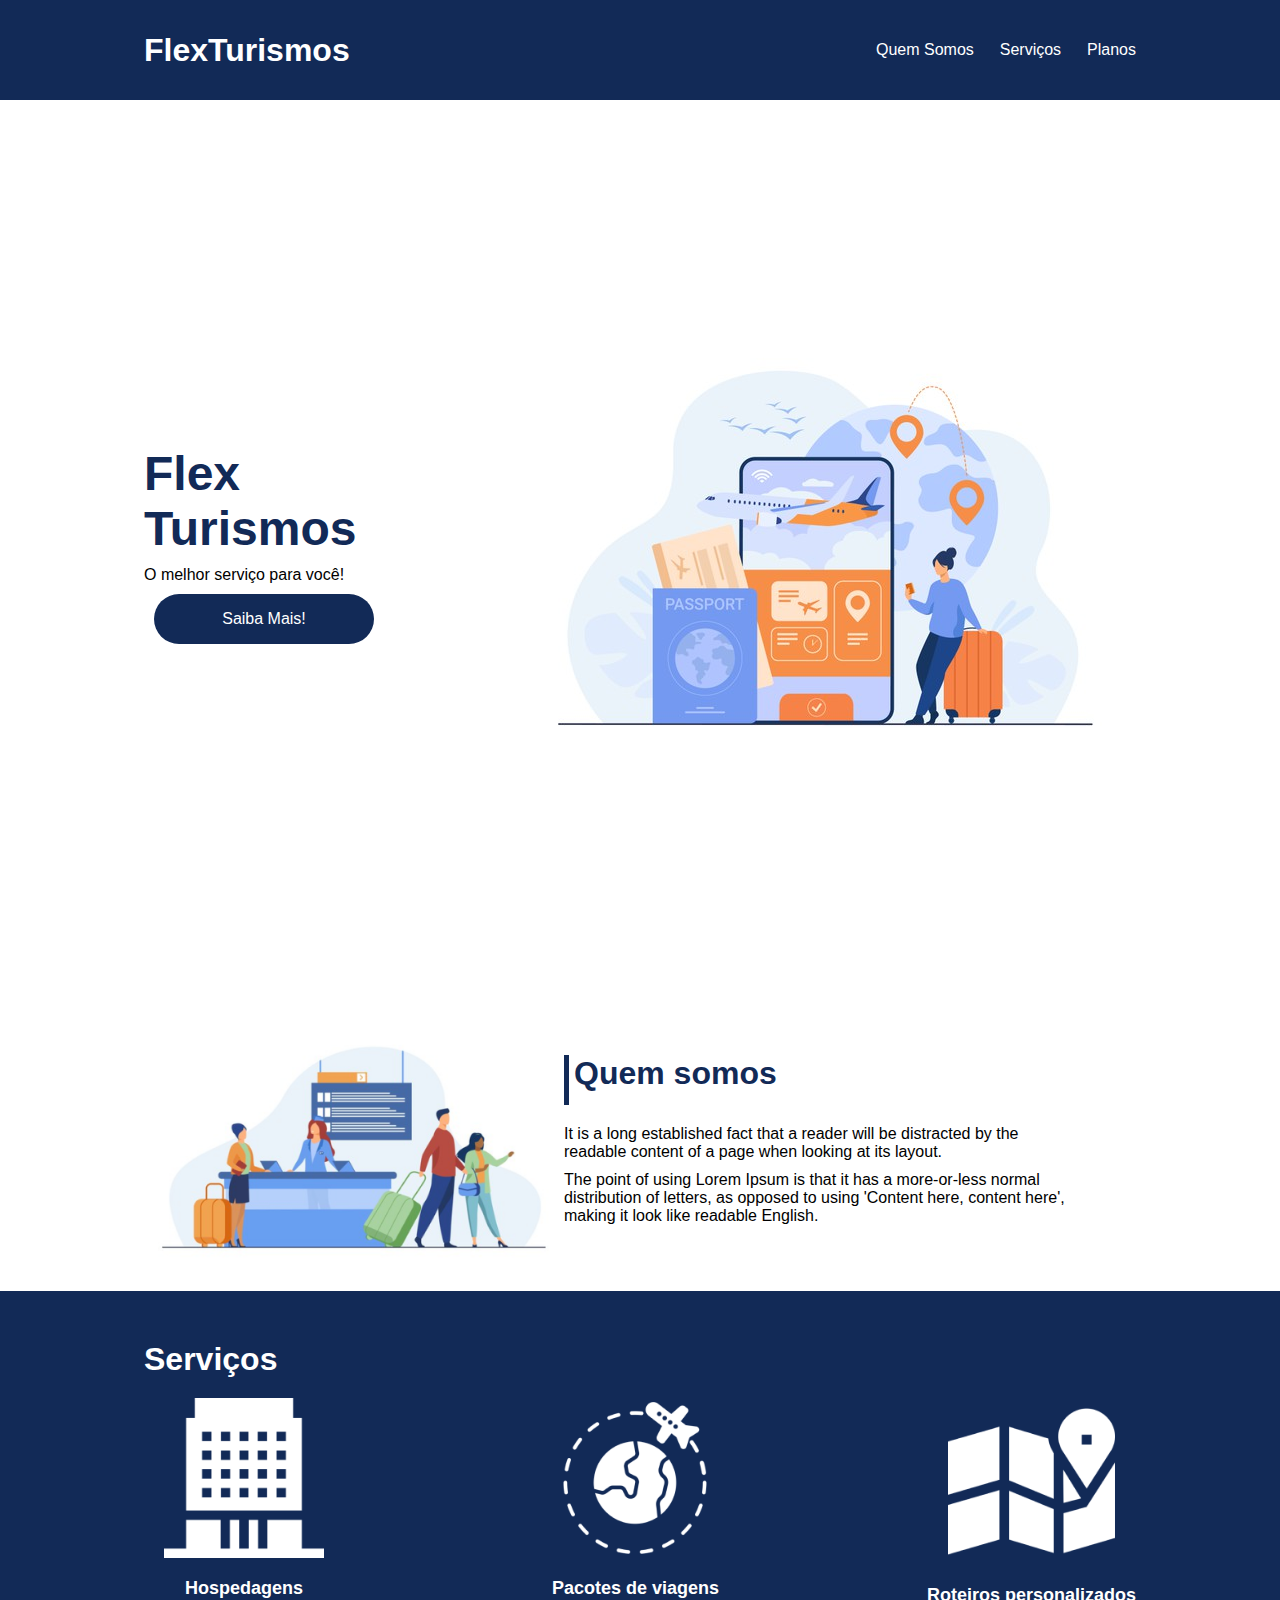
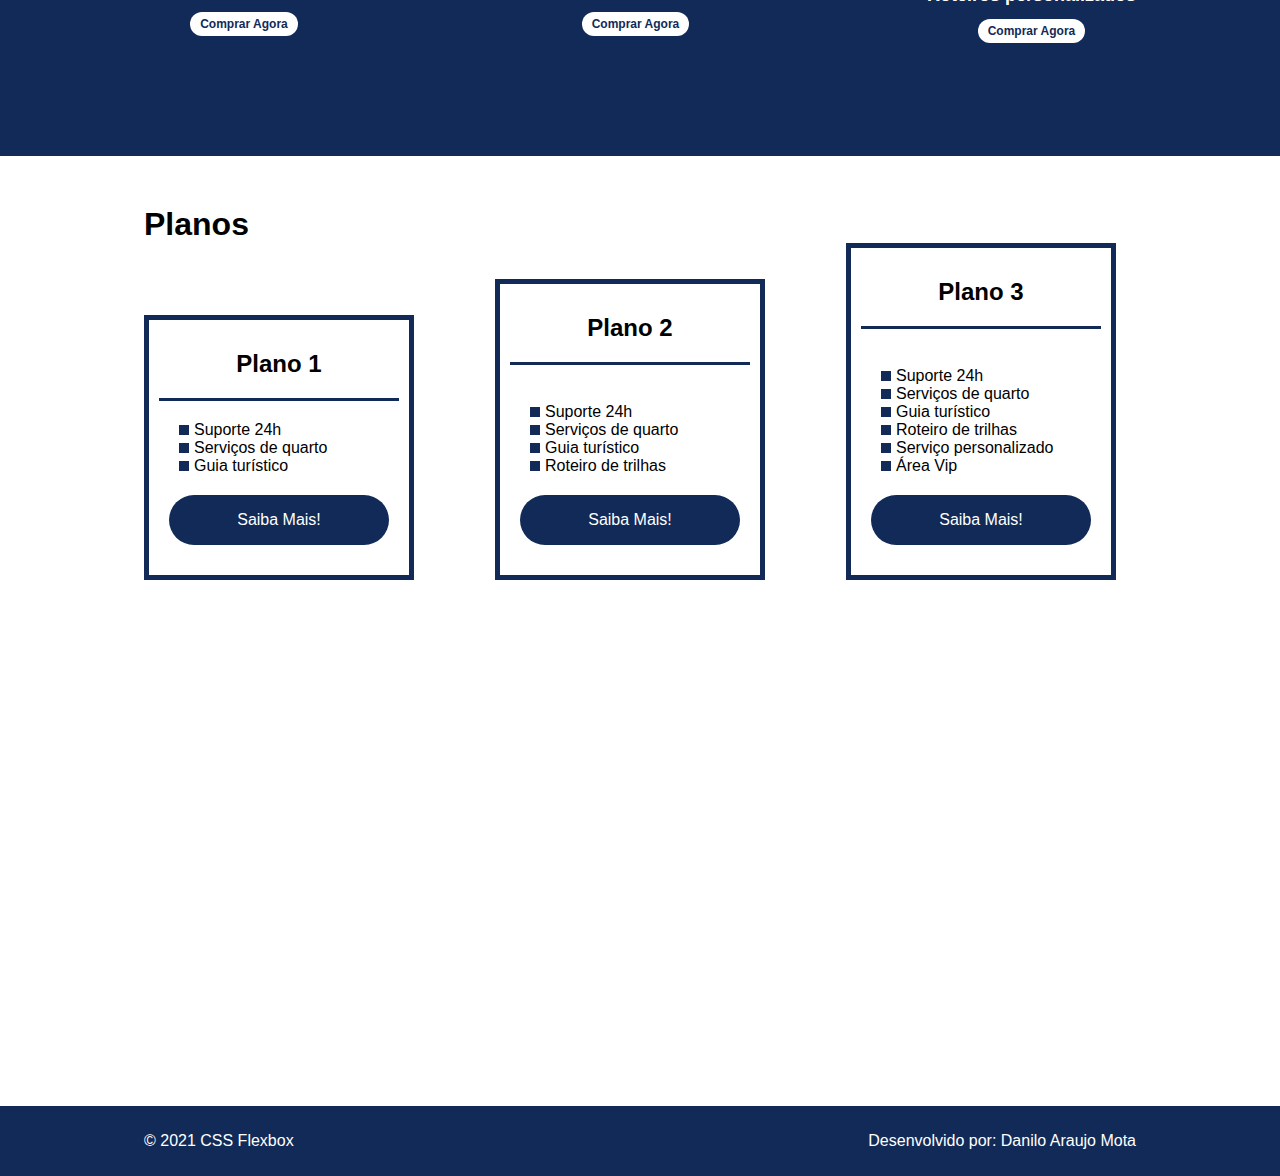
<file: Projeto flex-turismos/index.html>
<!DOCTYPE html>
<html lang="pt-br">
<head>
    <meta charset="UTF-8">
    <meta name="viewport" content="width=device-width, initial-scale=1.0">
    <title>Flex Turismos</title>
    <link rel="stylesheet" href="./style.css">
</head>
<body>
    <header>
        <div class="flex-container menu">
            <div><h1>FlexTurismos</h1></div>
            <ul class="list-itens">
                <li><a href="#quem-somos">Quem Somos</a></li>
                <li><a href="#servicos">Serviços</a></li>
                <li><a href="#planos">Planos</a></li>
            </ul>
        </div>
    </header>

    <div class="flex-container apresentacao">
        <div class="texto-apresentacao">
            <h1>Flex <br>Turismos</h1>
            <p>O melhor serviço para você!</p>
            <a href=""class="btn">Saiba Mais!</a>
        </div>

        <div>
            <div><img src="./images/0-main.png" alt="banner de apresentação"></div>
        </div>
    </div>

    <div class="flex-container" id="quem-somos">
        <div>
            <h2>Quem somos</h2>
            <p>It is a long established fact that a reader will be distracted by the readable content of a page when looking at its layout.</p>
            <p>The point of using Lorem Ipsum is that it has a more-or-less normal distribution of letters, as opposed to using 'Content here, content here', making it look like readable English.</p>
        </div>

        <div>
            <img src="./images/1-quem-somos.png" alt="balcão de atendimento">
        </div>

    </div>

    <div class="container-externo">
        <div class="flex-container" id="servicos">
            <div>
                <h2>Serviços</h2>
            </div>

            <div class="list-servicos">
                <div class="item-servicos">
                    <div><img src="./images/icon-2.png" alt="hospedagens"></div>
                    <p>Hospedagens</p>
                    <a href="#">Comprar Agora</a>
                </div>

                <div class="item-servicos">
                    <div><img src="./images/icon-1.png" alt="pacote de viagens"></div>
                    <p>Pacotes de viagens</p>
                    <a href="#">Comprar Agora</a>
                </div>

                <div class="item-servicos">
                    <div><img src="./images/icon-3.png" alt="roteiros personalizados"></div>
                    <p>Roteiros personalizados</p>
                    <a href="#">Comprar Agora</a>
                </div>

            </div>
        </div>
    </div>

    <div class="flex-container" id="planos">
        <div>
            <h2>Planos</h2>
        </div>
        <div class="list-planos">
            <div class="item-plano">
                <h3>Plano 1</h3>
                <ul>
                    <li>Suporte 24h</li>
                    <li>Serviços de quarto</li>
                    <li>Guia turístico</li>
                </ul>
                <a href="#" class="btn">Saiba Mais!</a>
            </div>
    
            <div class="item-plano">
                <h3>Plano 2</h3>
                <br>
                <ul>
                    <li>Suporte 24h</li>
                    <li>Serviços de quarto</li>
                    <li>Guia turístico</li>
                    <li>Roteiro de trilhas</li>
                </ul>
                <a href="#" class="btn">Saiba Mais!</a>
            </div>
    
            <div class="item-plano">
                <h3>Plano 3</h3>
                <br>
                <ul>
                    <li>Suporte 24h</li>
                    <li>Serviços de quarto</li>
                    <li>Guia turístico</li>
                    <li>Roteiro de trilhas</li>
                    <li>Serviço personalizado</li>
                    <li>Área Vip</li>
                </ul>
                <a href="# " class="btn">Saiba Mais!</a>
            </div>
        </div>
    </div>

    <footer>
        <div class="flex-container footer">
            <p>&copy; 2021 CSS Flexbox</p>
            <p>Desenvolvido por: Danilo Araujo Mota</p>
        </div>
    </footer>
</body>
</html>
</file>
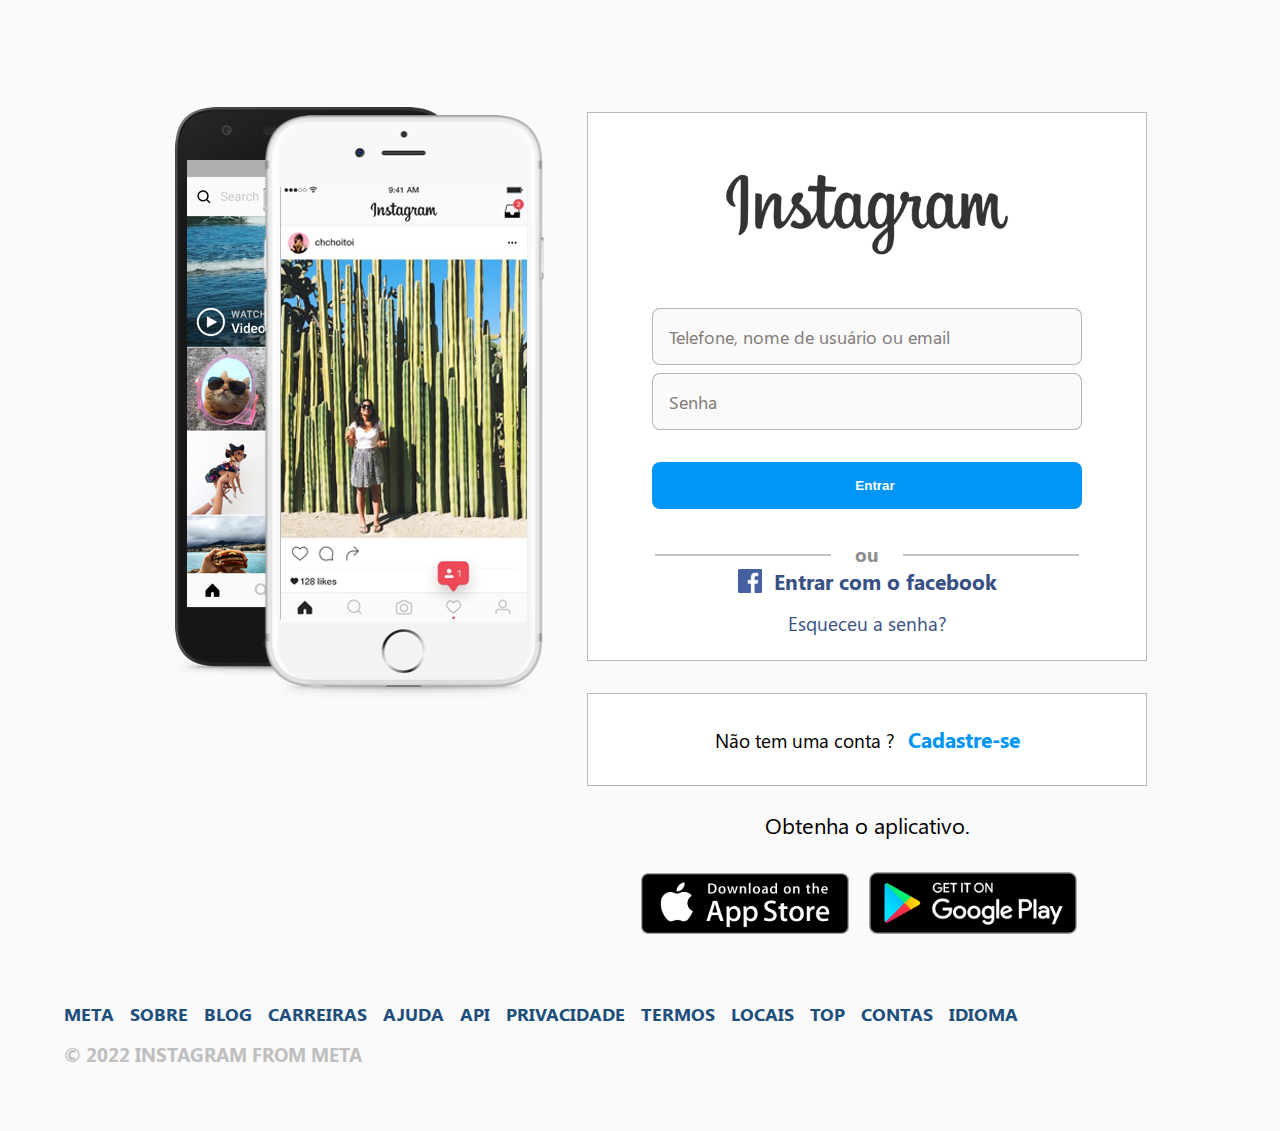
<file: projeto instagram/index.html>
<!DOCTYPE html>
<html lang="en">
<head>
    <meta charset="UTF-8">
    <meta http-equiv="X-UA-Compatible" content="IE=edge">
    <meta name="viewport" content="width=device-width, initial-scale=1.0">
    <title>instagram</title>
    <link rel="stylesheet" href="css/styles.css">
    <link rel="stylesheet" href="css/media-queries.css">
    <link rel="stylesheet" href="assets/images/favcon.ico">
</head>
<body>
    <main>
        <div class="log-in-container">
            <div class="log-in">
                <!--logo-->
                <img src="assets/images/instagram-logo.png" class="logo" alt="Logo instagram">
                <div class="log-in-form">
                    <input type="text" placeholder="Telefone, nome de usuário ou email">
                    <input type="password" placeholder="Senha">
                    <button class="log-in-button">Entrar</button>
                </div>
                <!--divisão "Ou"-->
                <span class="or-divider">ou</span>
                <!--login com o facebook-->
                <div class="fb-login">
                    <a href="#">
                        <img src="assets/images/facebook-icon.png" alt="">
                        <span>Entrar com o facebook</span>
                    </a>
                </div>
                <!--Esqueceu a senha?-->
                <a href="#" class="forgot-password">Esqueceu a senha?</a> 
            </div>
            <!--cadastre-se-->
            <div class="sign-up">
                <span>Não tem uma conta ? </span><a href="#">Cadastre-se</a>
            </div>
            <!--obtenha o aplicativo-->
            <div class="get-the-app">
                <span>Obtenha o aplicativo.</span>
                <div class="app-images">
                    <a href="#"><img src="assets/images/applestore.png" alt="Apple-store"></a>
                    <a href="#"><img src="assets/images/googlestore.png" alt="Google-store"></a>
                </div>
            </div>
        </div>
        <!--imagem celular-->
        <div class="phones-container">
            <img src="assets/images/phones.png" alt="">
        </div>
    </main>
    <!--rodapé-->
    <footer >
        <ul class="footer-links">
            <li><a href="#">META</a></li>
            <li><a href="#">SOBRE</a></li>
            <li><a href="#">BLOG</a></li>
            <li><a href="#">CARREIRAS</a></li>
            <li><a href="#">AJUDA</a></li>
            <li><a href="#">API</a></li>
            <li><a href="#">PRIVACIDADE</a></li>
            <li><a href="#">TERMOS</a></li>
            <li><a href="#">LOCAIS</a></li>
            <li><a href="#">TOP</a></li>
            <li><a href="#">CONTAS</a></li>
            <li><a href="#">IDIOMA</a></li>
           
        </ul>
        <span class="copyright">&copy; 2022 INSTAGRAM FROM META</span>
    </footer>
</body>
</html>
</file>
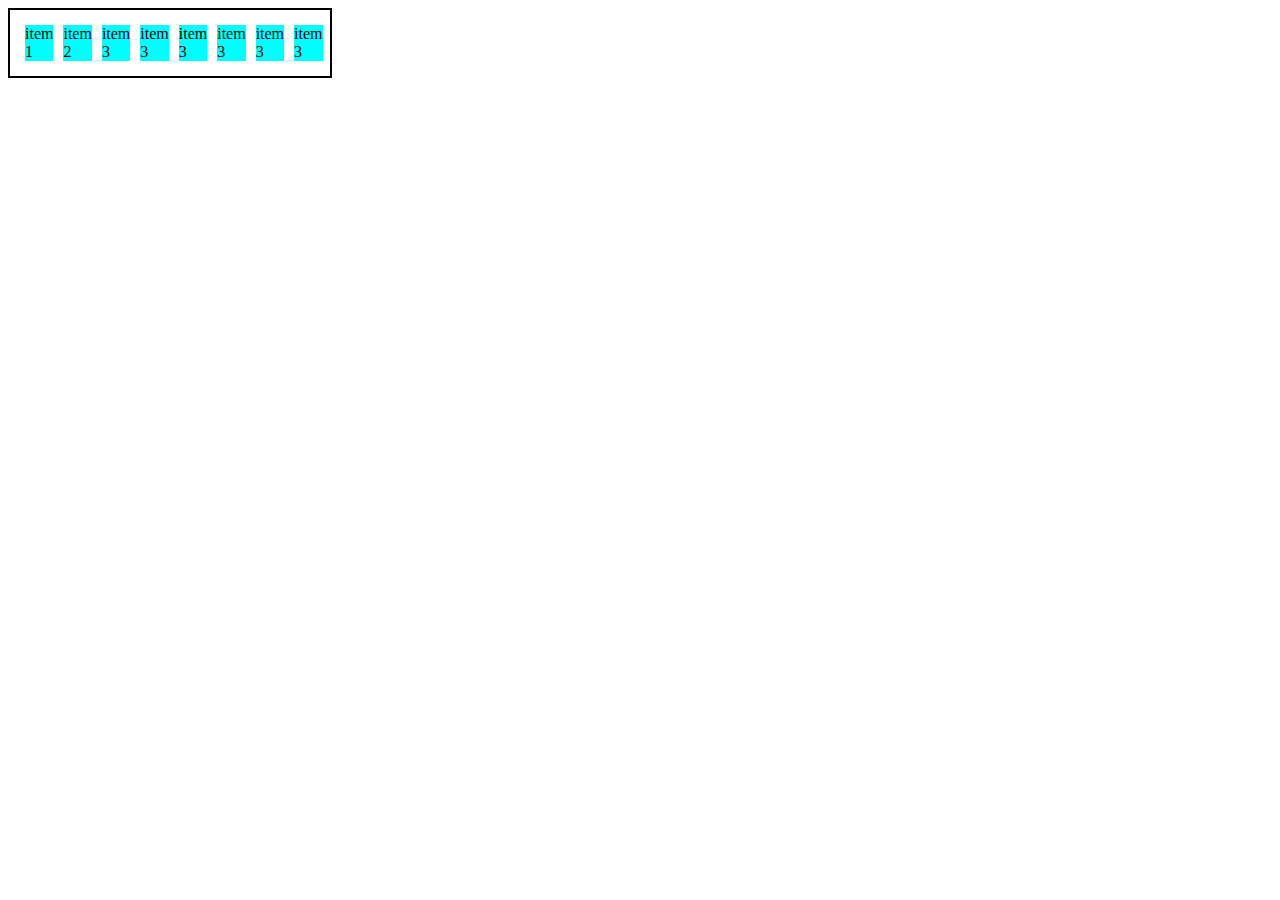
<file: Flexbox/01-Display-flex.html>
<!DOCTYPE html>
<html lang="en">
<head>
    <meta charset="UTF-8">
    <meta http-equiv="X-UA-Compatible" content="IE=edge">
    <meta name="viewport" content="width=device-width, initial-scale=1.0">
    <title>Fundamentos  - sisplay flex</title>
    <style>
        .flex{
            max-width: 300px;
            padding: 10px;
            border: 2px solid black;
            display: flex;
        }
        .item{
            background-color: aqua;
            margin: 5px;
        }
    </style>
</head>
<body>
    <div class="flex">
        <div class="item">item 1</div>
        <div class="item">item 2</div>
        <div class="item">item 3</div>
        <div class="item">item 3</div>
        <div class="item">item 3</div>
        <div class="item">item 3</div>
        <div class="item">item 3</div>
        <div class="item">item 3</div>
        
    </div>
    
</body>
</html>
</file>
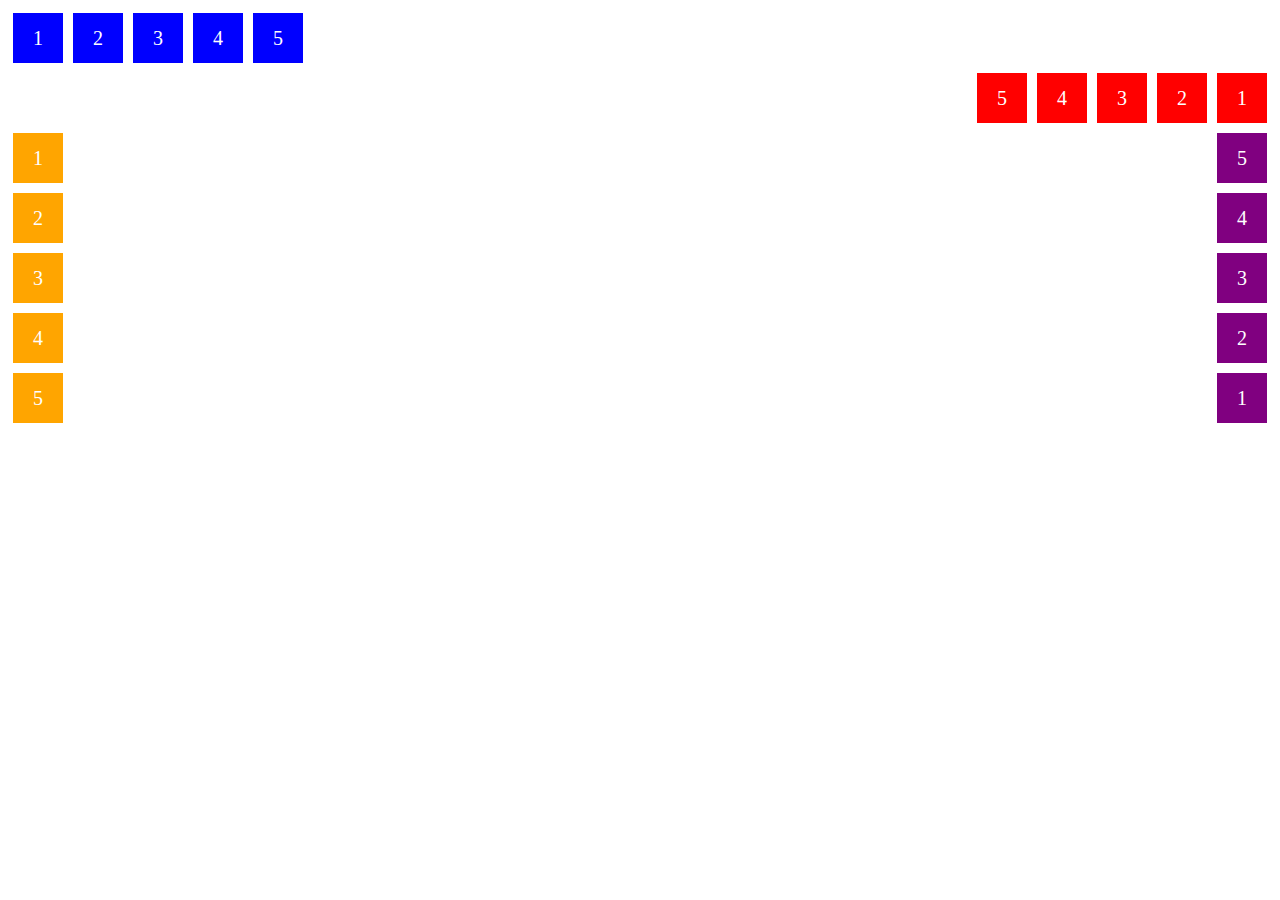
<file: Flexbox/02-flex-direction.html>
<!DOCTYPE html>
<html lang="en">
<head>
    <meta charset="UTF-8">
    <meta http-equiv="X-UA-Compatible" content="IE=edge">
    <meta name="viewport" content="width=device-width, initial-scale=1.0">
    <title>fundamentos - flex direction</title>
    <style>
        .flex-container{
            margin: 0;
            padding: 0;
            display: flex;
            list-style: none;
        }
        .flex-item{
            background: blue;
            height: 50px;
            width: 50px;
            line-height: 50px;
            font-size: 20px;
            color: white;
            text-align: center;
            margin: 5px;
        }
        .row{
            flex-direction: row;

        }
        .row-reverse{
            flex-direction: row-reverse;
        }
        .row-reverse li{
            background-color: red;
        }
        .colum{
            float: left;
            flex-direction: column;

        }
        .colum li{
            background: orange;
        }
        .colum-reverse{
            float: right;
            flex-direction: column-reverse;
        }
        .colum-reverse li{
            background: purple;
            
        }
    </style>
</head>
<body>
    <ul class="flex-container">
        <li class="flex-item">1</li>
        <li class="flex-item">2</li>
        <li class="flex-item">3</li>
        <li class="flex-item">4</li>
        <li class="flex-item">5</li>
    </ul>
    <ul class="flex-container row-reverse">
        <li class="flex-item">1</li>
        <li class="flex-item">2</li>
        <li class="flex-item">3</li>
        <li class="flex-item">4</li>
        <li class="flex-item">5</li>
    </ul>
    <ul class="flex-container colum">
        <li class="flex-item">1</li>
        <li class="flex-item">2</li>
        <li class="flex-item">3</li>
        <li class="flex-item">4</li>
        <li class="flex-item">5</li>
    </ul>
    <ul class="flex-container colum-reverse">
        <li class="flex-item">1</li>
        <li class="flex-item">2</li>
        <li class="flex-item">3</li>
        <li class="flex-item">4</li>
        <li class="flex-item">5</li>
    </ul>
</body>
</html>
</file>
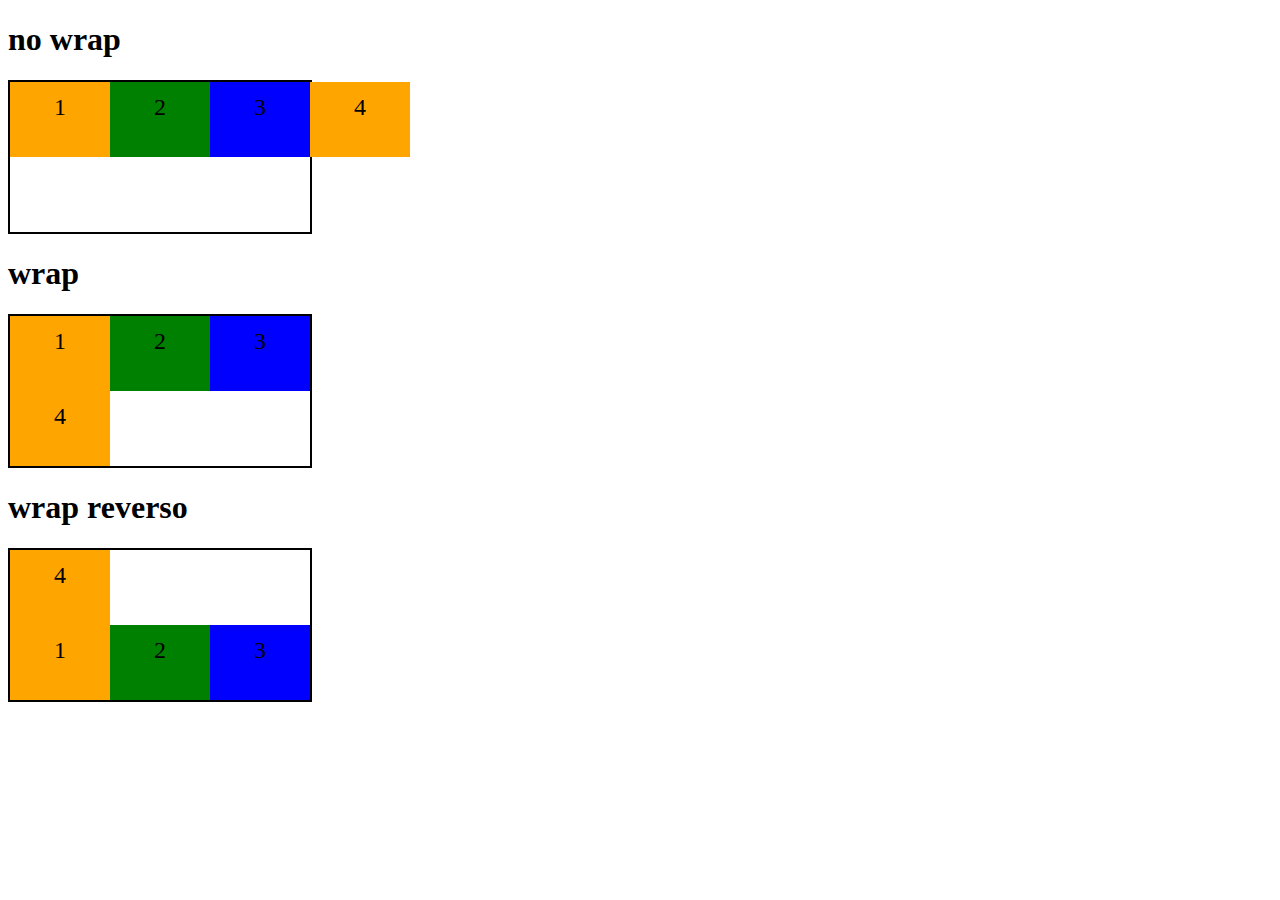
<file: Flexbox/03-flex-wrap.html>
<!DOCTYPE html>
<html lang="en">
<head>
    <meta charset="UTF-8">
    <meta http-equiv="X-UA-Compatible" content="IE=edge">
    <meta name="viewport" content="width=device-width, initial-scale=1.0">
    <title>Fundamentos - flex wrap</title>
    <style>
        .flex-container{
            display: flex;
            height: 150px;
            border: 2px solid black;
            max-width: 300px;
        }
        .item{
            font-size: 24px;
            height: 50%;
            text-align: center;
            min-width: 100px;
            line-height: 50px;
        }
        .nowrap{
            flex-wrap: nowrap;
        }
        .wrap{
            flex-wrap: wrap;
        }
        .wrap-reverse{
            flex-wrap: wrap-reverse;
        }
        .blue{
            background-color: blue;
        }
        .green{
            background-color: green
        }
        .orange{
            background-color: orange;
        }

    </style>
</head>
<body>
    <h1>no wrap</h1>
    <div class="flex-container nowrap">
        <div class="item orange">1</div>
        <div class="item green">2</div>
        <div class="item blue">3</div>
        <div class="item orange">4</div>
    </div>
    <h1>wrap</h1>
    <div class="flex-container wrap">
        <div class="item orange">1</div>
        <div class="item green">2</div>
        <div class="item blue">3</div>
        <div class="item orange">4</div>
    </div>
    <h1>wrap reverso</h1>
    <div class="flex-container wrap-reverse">
        <div class="item orange">1</div>
        <div class="item green">2</div>
        <div class="item blue">3</div>
        <div class="item orange">4</div>
    </div>
</body>
</html>
</file>
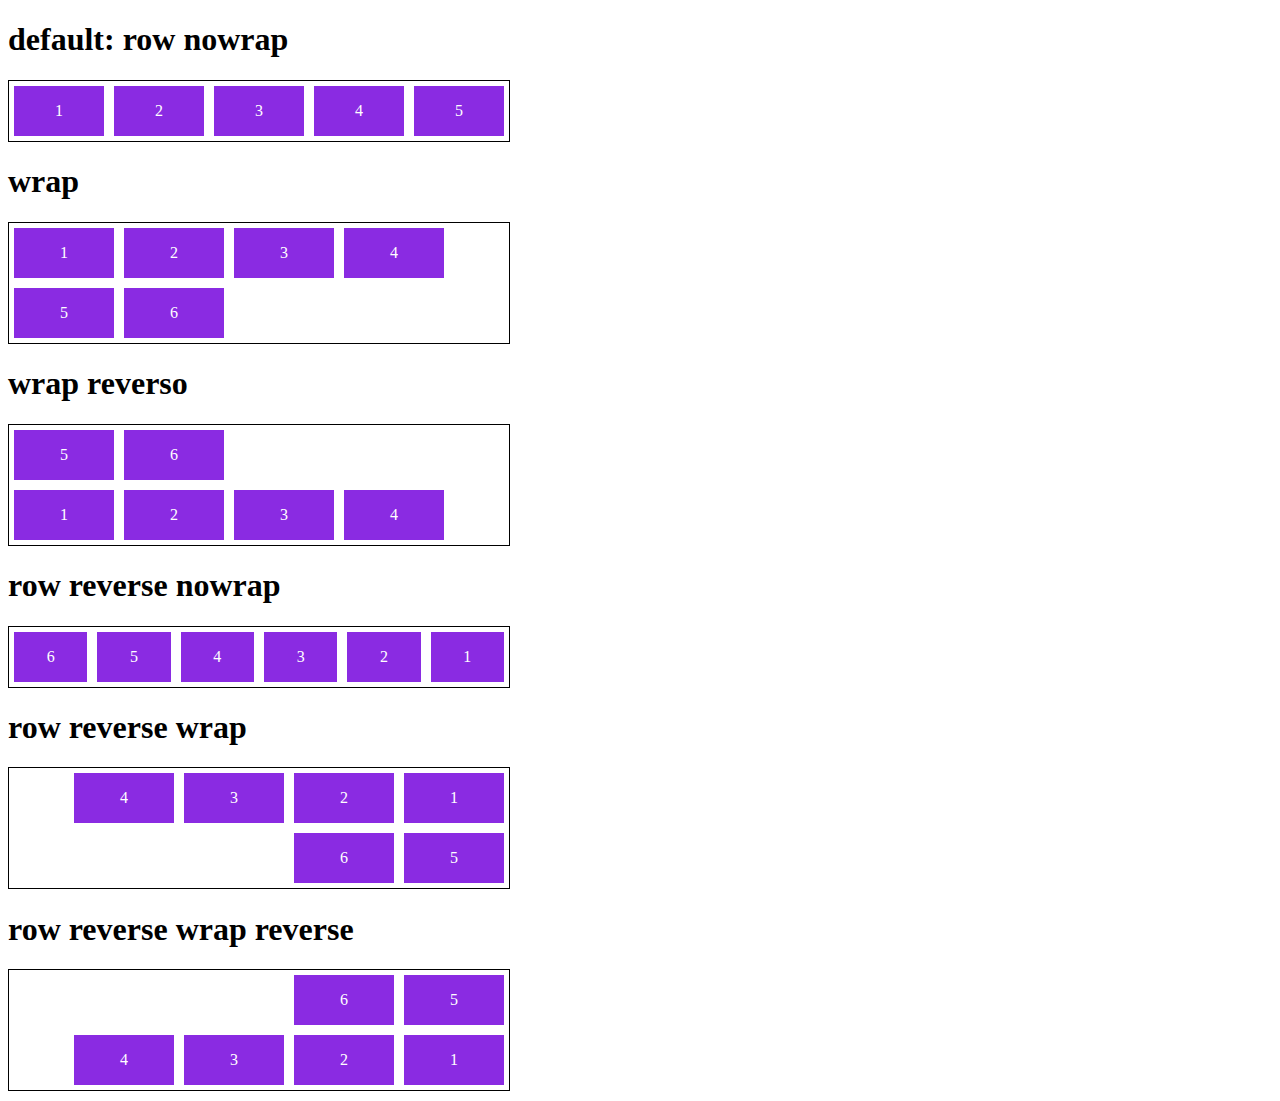
<file: Flexbox/04-flex-flow.html>
<!DOCTYPE html>
<html lang="en">
<head>
    <meta charset="UTF-8">
    <meta http-equiv="X-UA-Compatible" content="IE=edge">
    <meta name="viewport" content="width=device-width, initial-scale=1.0">
    <title>Flex-flow</title>
    <style>
        .flex-container{
            display: flex;
            color: black;
            border: 1px solid black;
            max-width: 500px;
            margin-bottom: 10px;
        }
        .default{
            flex-flow: row nowrap;
        }
        .wrap{
            flex-flow: row wrap;
        }
        .reverse{
            flex-flow: row wrap-reverse;
        }
        .r-nowrap{
            flex-flow: row-reverse nowrap;

        }
        .r-wrap{
            flex-flow: row-reverse wrap;
        }
        .rr-wrap{
            flex-flow: row-reverse wrap-reverse;
        }
        .item{
            background-color: blueviolet;
            margin: 5px;
            color: white;
            text-align: center;
            width:100px;
            height: 50px;
            line-height: 50px;
        }
    </style>
</head>
<body>
    <h1>default: row nowrap</h1>
    <div class="flex-container default">
        <div class="item">1</div>
        <div class="item">2</div>
        <div class="item">3</div>
        <div class="item">4</div>
        <div class="item">5</div>
    </div>
    <h1>wrap</h1>
    <div class="flex-container wrap">
        <div class="item">1</div>
        <div class="item">2</div>
        <div class="item">3</div>
        <div class="item">4</div>
        <div class="item">5</div>
        <div class="item">6</div>
    </div>

    <h1>wrap reverso</h1>
    <div class="flex-container reverse">
        <div class="item">1</div>
        <div class="item">2</div>
        <div class="item">3</div>
        <div class="item">4</div>
        <div class="item">5</div>
        <div class="item">6</div>
    </div>
    <h1>row reverse nowrap</h1>
    <div class="flex-container r-nowrap">
        <div class="item">1</div>
        <div class="item">2</div>
        <div class="item">3</div>
        <div class="item">4</div>
        <div class="item">5</div>
        <div class="item">6</div>
    </div>
    <h1>row reverse wrap</h1>
    <div class="flex-container r-wrap">
        <div class="item">1</div>
        <div class="item">2</div>
        <div class="item">3</div>
        <div class="item">4</div>
        <div class="item">5</div>
        <div class="item">6</div>
    </div>
    
    <h1>row reverse wrap reverse</h1>
    <div class="flex-container rr-wrap">
        <div class="item">1</div>
        <div class="item">2</div>
        <div class="item">3</div>
        <div class="item">4</div>
        <div class="item">5</div>
        <div class="item">6</div>
    </div>
    
</body>
</html>
</file>
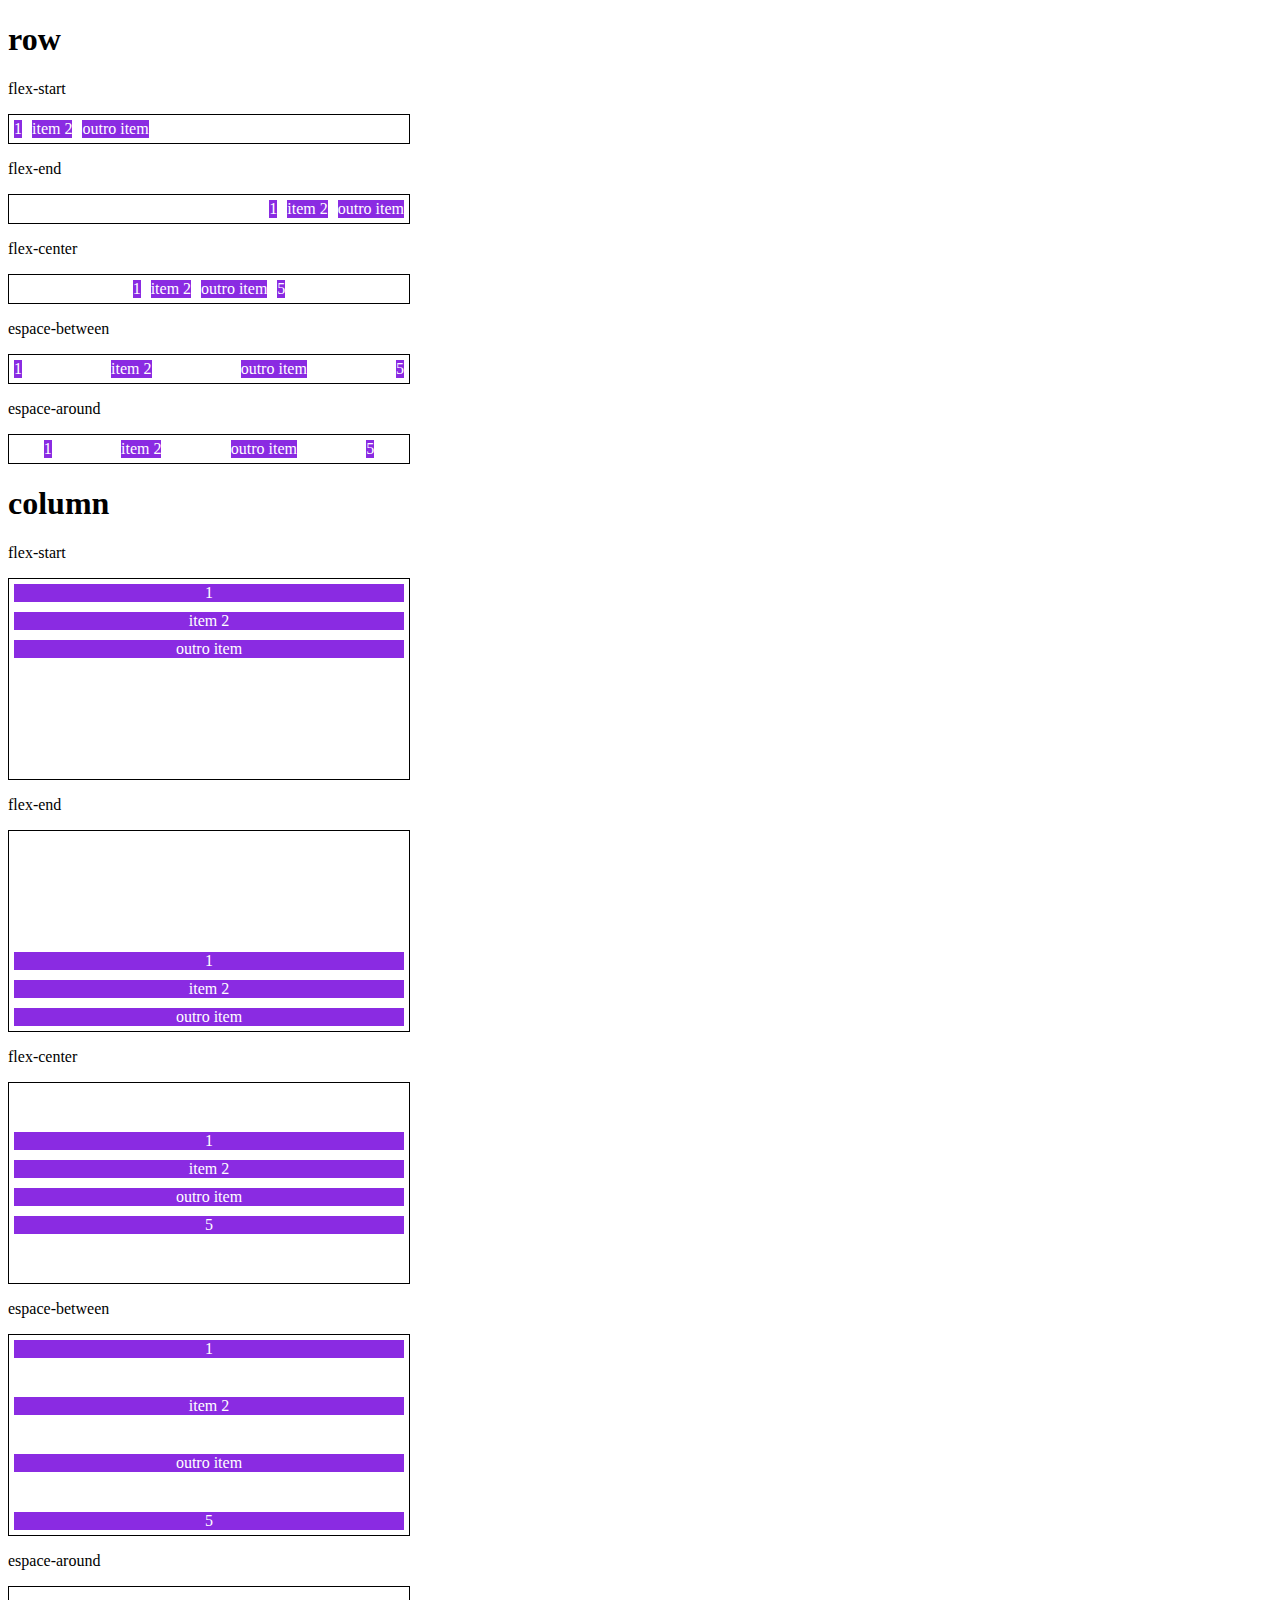
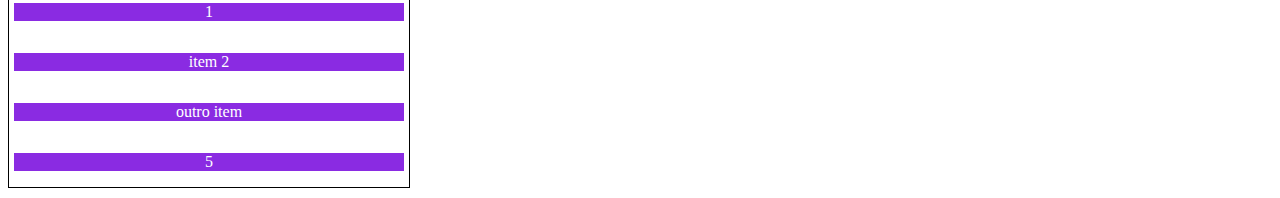
<file: Flexbox/05-justify content.html>
<!DOCTYPE html>
<html lang="en">
<head>
    <meta charset="UTF-8">
    <meta http-equiv="X-UA-Compatible" content="IE=edge">
    <meta name="viewport" content="width=device-width, initial-scale=1.0">
    <title>Justify-content</title>
    <style>
        .container{
            max-width: 400px;
            border: 1px solid black;
            margin: 0;
            display: flex;
            margin-bottom: 10px;
        }

        .item{
            background-color: blueviolet;
            margin: 5px;
            text-align: center;
            color: white;
        }

        .flex-start{
            justify-content: flex-start;
        }

        .flex-end{
            justify-content: end;
        }

        .flex-center{
            justify-content: center;
        }

        .espace-between{
            justify-content: space-between;
        }

        .espace-around{
            justify-content: space-around;
        }

        .column{
            flex-direction: column;
            min-height: 200px;
        }
    </style>
</head>
<body>
    <h1>row</h1>
    <p>flex-start</p>
    <section class="container flex-start">
        <div class="item">1</div>
        <div class="item">item 2</div>
        <div class="item">outro item</div>
    </section>
    
    <p>flex-end</p>
    <section class="container flex-end">
        <div class="item">1</div>
        <div class="item">item 2</div>
        <div class="item">outro item</div>
    </section>

    <p>flex-center</p>
    <section class="container flex-center">
        <div class="item">1</div>
        <div class="item">item 2</div>
        <div class="item">outro item</div>
        <div class="item">5</div>
    </section>

    <p>espace-between</p>
    <section class="container espace-between">
        <div class="item">1</div>
        <div class="item">item 2</div>
        <div class="item">outro item</div>
        <div class="item">5</div>
    </section>
    
    <p>espace-around</p>
    <section class="container espace-around">
        <div class="item">1</div>
        <div class="item">item 2</div>
        <div class="item">outro item</div>
        <div class="item">5</div>
    </section>

    <h1>column</h1>
    
    <p>flex-start</p>
    <section class="container flex-start column">
        <div class="item">1</div>
        <div class="item">item 2</div>
        <div class="item">outro item</div>
    </section>
    <p>flex-end</p>
    <section class="container flex-end column">
        <div class="item">1</div>
        <div class="item">item 2</div>
        <div class="item">outro item</div>
    </section>

    <p>flex-center</p>
    <section class="container flex-center column">
        <div class="item">1</div>
        <div class="item">item 2</div>
        <div class="item">outro item</div>
        <div class="item">5</div>
    </section>

    <p>espace-between</p>
    <section class="container espace-between column">
        <div class="item">1</div>
        <div class="item">item 2</div>
        <div class="item">outro item</div>
        <div class="item">5</div>
    </section>
    
    <p>espace-around</p>
    <section class="container espace-around column">
        <div class="item">1</div>
        <div class="item">item 2</div>
        <div class="item">outro item</div>
        <div class="item">5</div>
    </section>
</body>
</html>
</file>
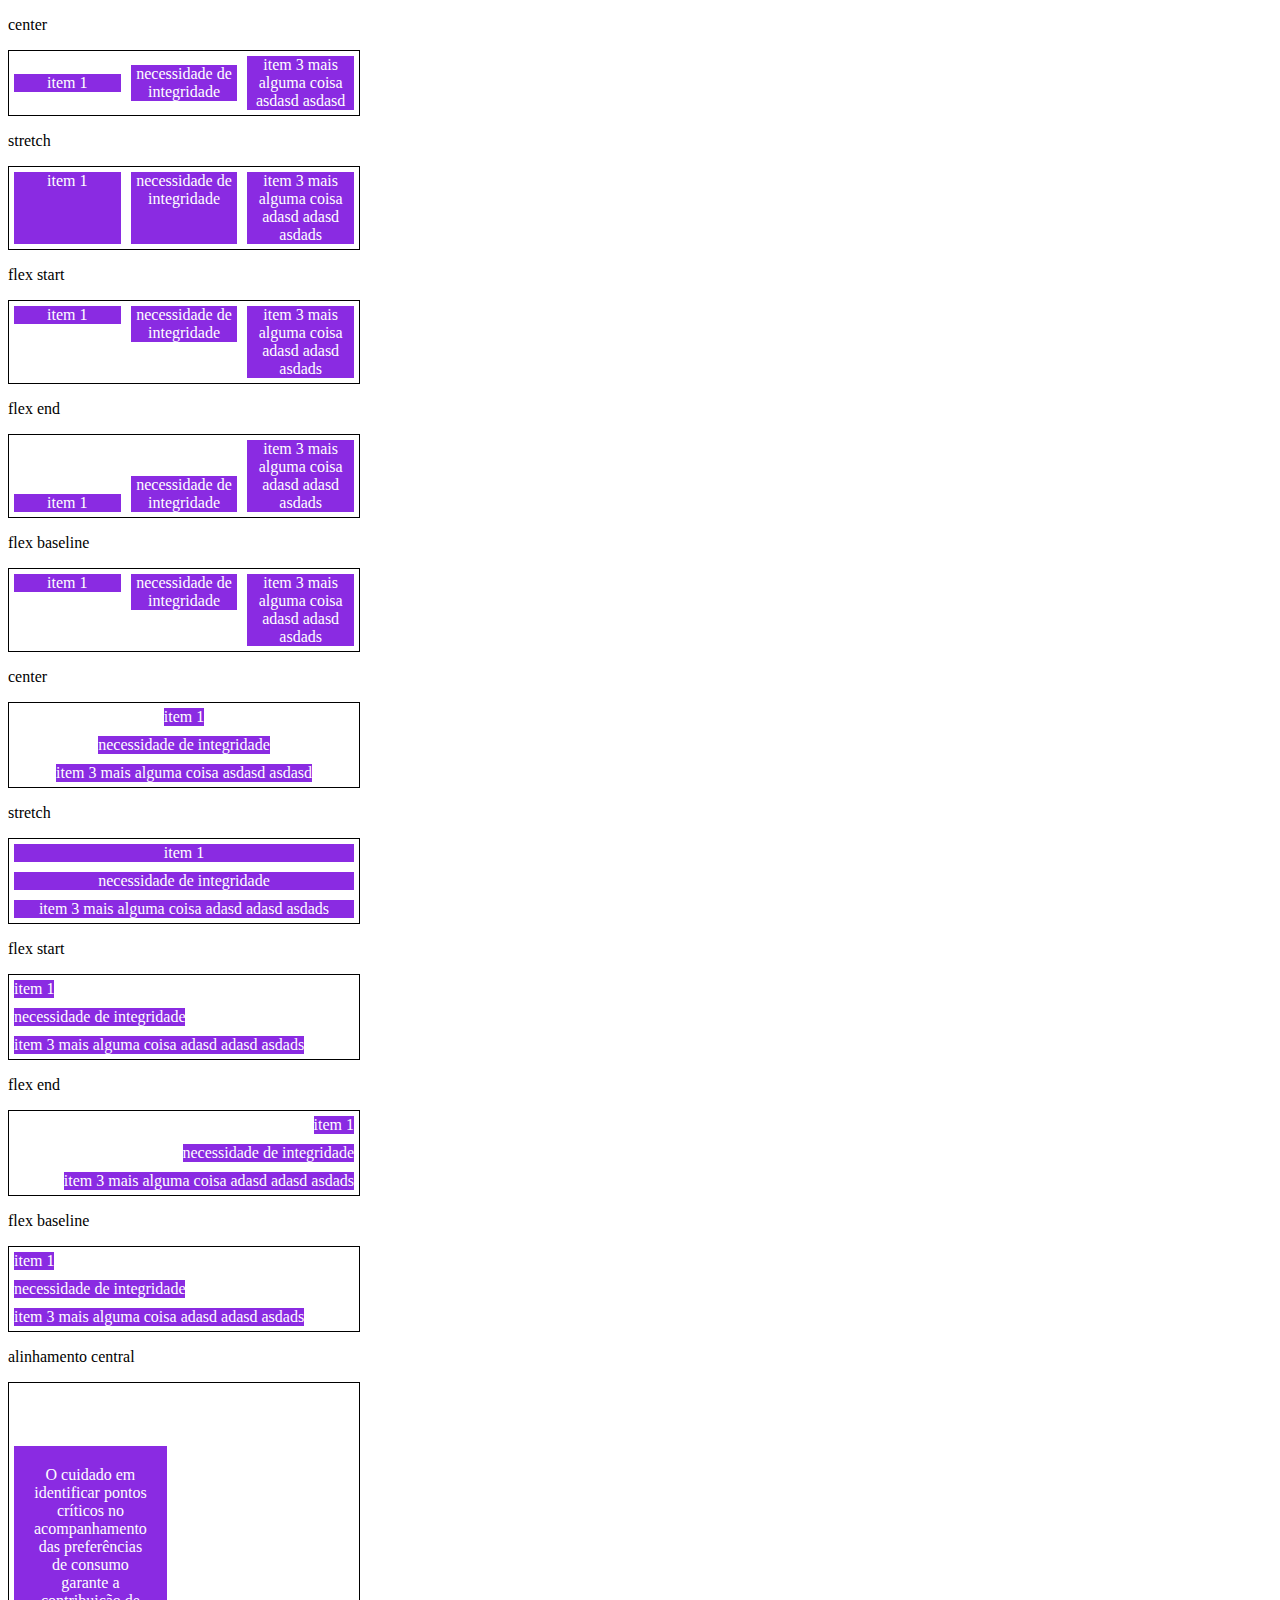
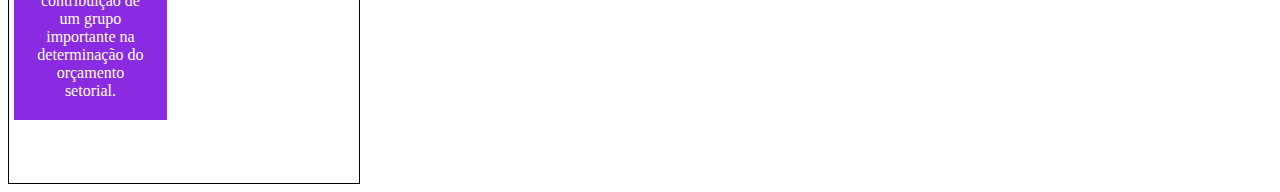
<file: Flexbox/06-align-itens.html>
<!DOCTYPE html>
<html lang="en">
<head>
    <meta charset="UTF-8">
    <meta http-equiv="X-UA-Compatible" content="IE=edge">
    <meta name="viewport" content="width=device-width, initial-scale=1.0">
    <title>align itens</title>
    <style>
        .container{
            max-width: 350px;
            border: 1px solid black;
            display: flex;
        }
        .item{
            background-color: blueviolet;
            margin: 5px;
            color: white;
            text-align: center;
            flex: 1;
        }
    
        .center{
            align-items: center;
        }

        .stretch{
            align-items: stretch;
        }
        
        .start{
            align-items: flex-start;
        }
        
        .end{
            align-items: flex-end;
        }
        
        .baseline{
            align-items: baseline;
        }

        .column{
            flex-direction: column;
        }

        .central{
            height: 400px;
            justify-items: center;
        }

        .central .item{
            flex: 0;
            padding: 20px;
        }
    </style>
</head>
<body>
    <p>center</p>
    <section class="container center ">
        <div class="item">item 1</div>
        <div class="item">necessidade de integridade </div>
        <div class="item">item 3 mais alguma coisa asdasd asdasd </div>
    </section>
    
    <p>stretch</p>
    <section class="container stretch">
        <div class="item">item 1</div>
        <div class="item">necessidade de integridade </div>
        <div class="item">item 3 mais alguma coisa adasd adasd asdads</div>
    </section>
    
    <p>flex start</p>
    <section class="container start">
        <div class="item">item 1</div>
        <div class="item">necessidade de integridade </div>
        <div class="item">item 3 mais alguma coisa adasd adasd asdads</div>
    </section>
    
    <p>flex end</p>
    <section class="container end">
        <div class="item">item 1</div>
        <div class="item">necessidade de integridade </div>
        <div class="item">item 3 mais alguma coisa adasd adasd asdads</div>
    </section>
    
    <p>flex baseline</p>
    <section class="container baseline">
        <div class="item">item 1</div>
        <div class="item">necessidade de integridade </div>
        <div class="item">item 3 mais alguma coisa adasd adasd asdads</div>
    </section>
    <p>center</p>
    <section class="container center column ">
        <div class="item">item 1</div>
        <div class="item">necessidade de integridade </div>
        <div class="item">item 3 mais alguma coisa asdasd asdasd </div>
    </section>
    
    <p>stretch</p>
    <section class="container stretch column">
        <div class="item">item 1</div>
        <div class="item">necessidade de integridade </div>
        <div class="item">item 3 mais alguma coisa adasd adasd asdads</div>
    </section>
    
    <p>flex start</p>
    <section class="container start column">
        <div class="item">item 1</div>
        <div class="item">necessidade de integridade </div>
        <div class="item">item 3 mais alguma coisa adasd adasd asdads</div>
    </section>
    
    <p>flex end</p>
    <section class="container end column">
        <div class="item">item 1</div>
        <div class="item">necessidade de integridade </div>
        <div class="item">item 3 mais alguma coisa adasd adasd asdads</div>
    </section>
    
    <p>flex baseline</p>
    <section class="container baseline column">
        <div class="item">item 1</div>
        <div class="item">necessidade de integridade </div>
        <div class="item">item 3 mais alguma coisa adasd adasd asdads</div>
    </section>

    <p>alinhamento central</p>
    <section class="container central center ">
        <div class="item">
            O cuidado em identificar pontos críticos no acompanhamento das preferências de consumo garante a contribuição de um grupo importante na determinação do orçamento setorial.
        </div>
    </section>
    
</body>
</html>
</file>
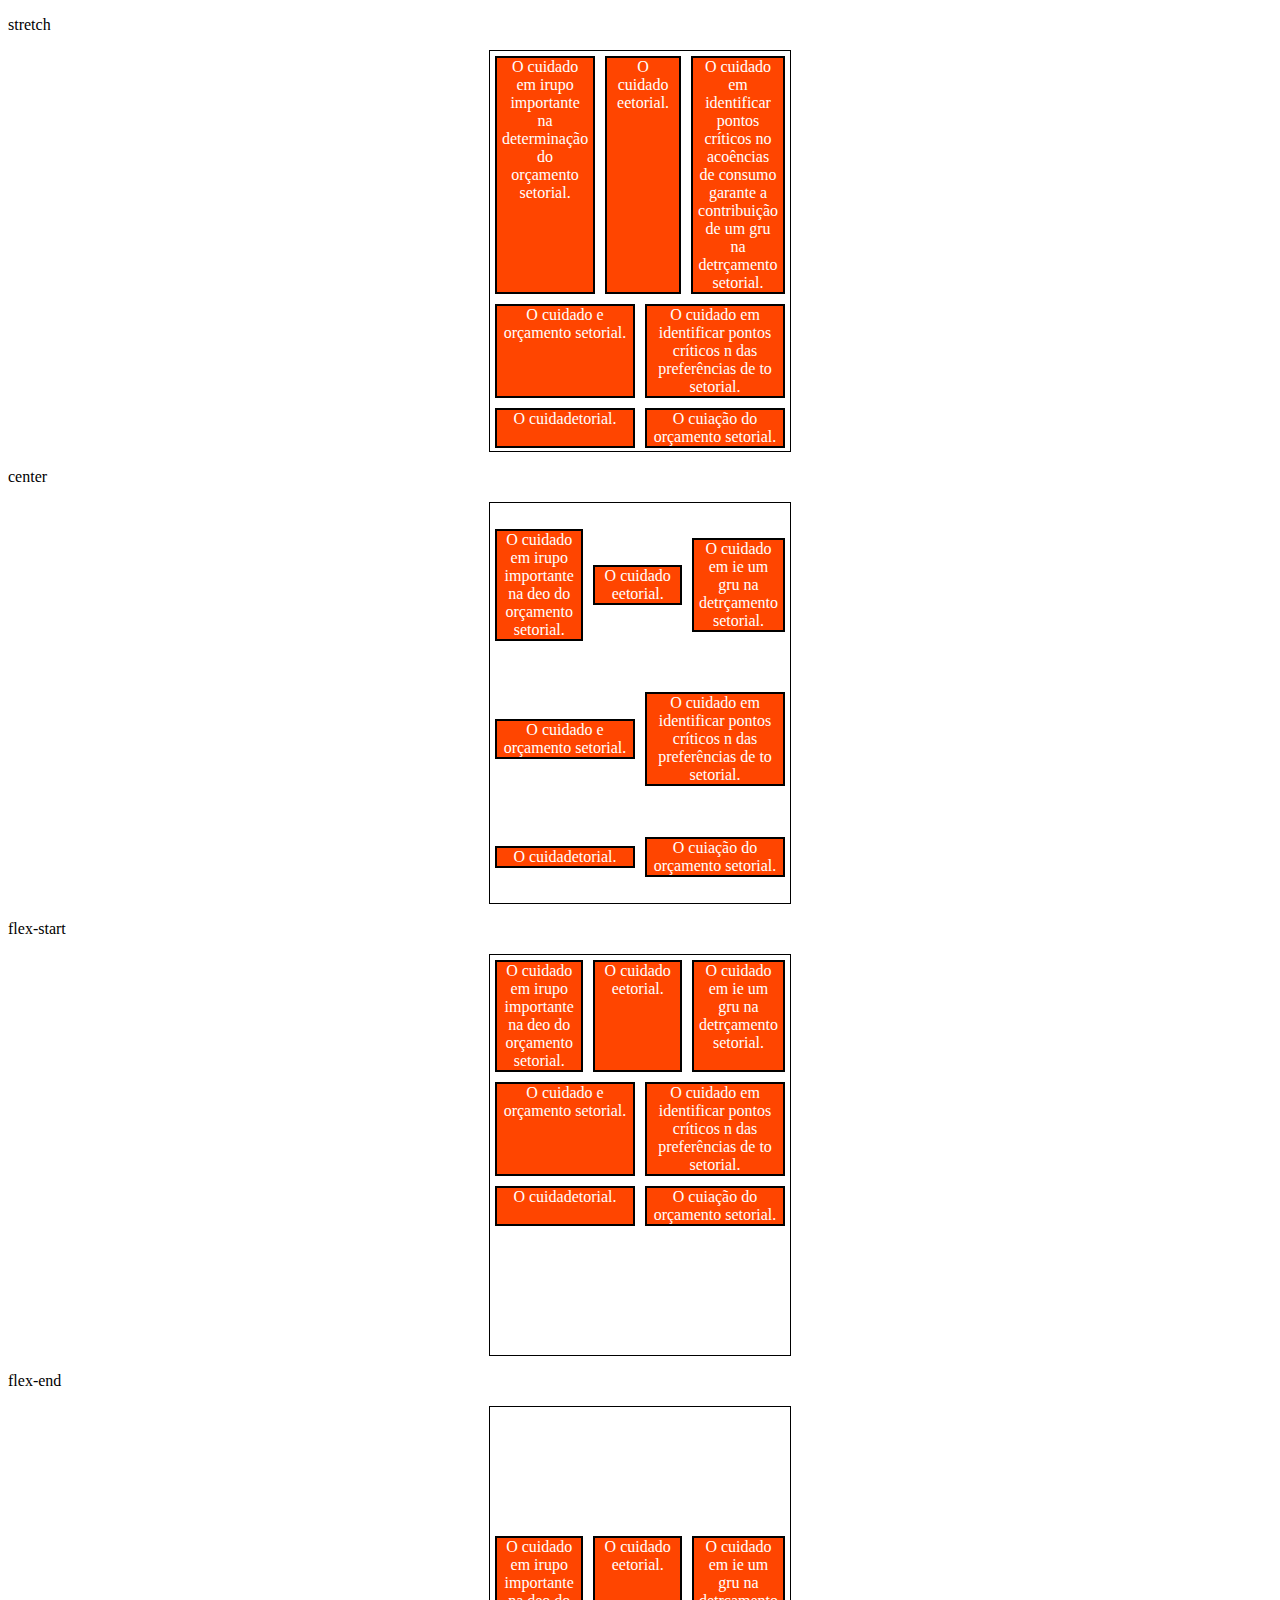
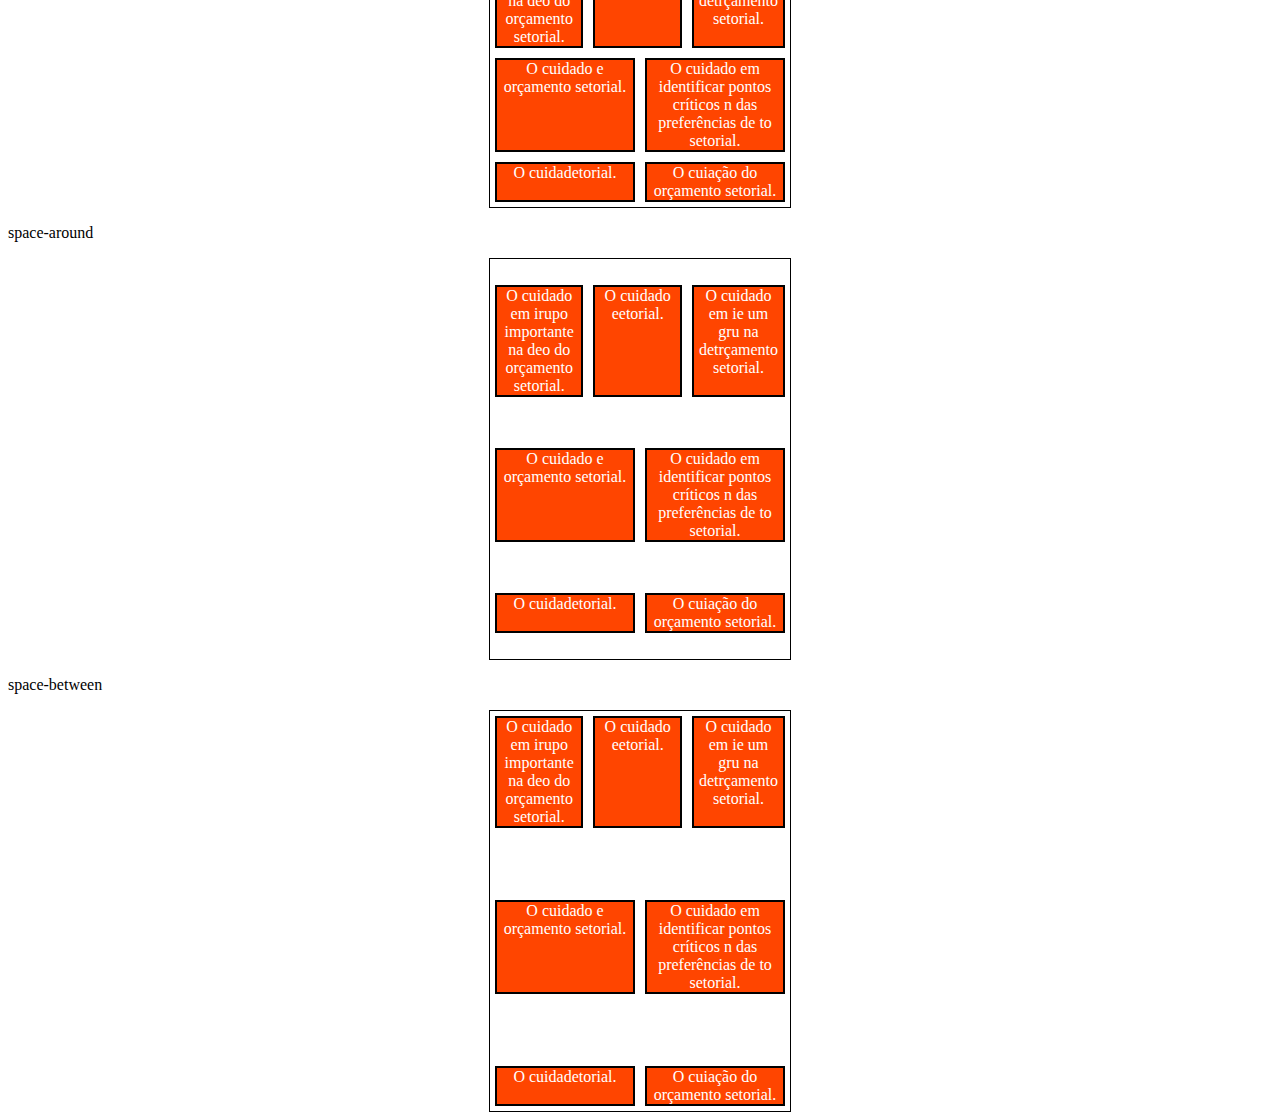
<file: Flexbox/07-align-content.html>
<!DOCTYPE html>
<html lang="en">
<head>
    <meta charset="UTF-8">
    <meta http-equiv="X-UA-Compatible" content="IE=edge">
    <meta name="viewport" content="width=device-width, initial-scale=1.0">
    <title>align content</title>
    <style>
        .container{
            height: 400px;
            max-width: 300px;
            margin: 0 auto;
            display: flex;
            flex-wrap: wrap;
            border: 1px solid black;
        }
        .item{
            background-color: orangered;
            padding: 0 5px;
            flex: 1;
            margin: 5px;
            text-align: center;
            color: white;
            border: 2px solid black;
        }
        .stretch{
            align-content: stretch;
        }
        .center{
            align-items: center;
        }

        .flex-start{
            align-content: flex-start;
        }
        .flex-end{
            align-content: flex-end;
        }
        .space-around{
            align-content: space-around;
        }
        .space-between{
            align-content: space-between;
        }
    </style>
</head>
<body>
    <p>stretch</p>
    <div class="container stretch">
        <div class="item">O cuidado em irupo importante na determinação do orçamento setorial.</div>
        <div class="item">O cuidado eetorial.</div>
        <div class="item">O cuidado em identificar pontos críticos no acoências de consumo garante a contribuição de um gru na detrçamento setorial.</div>
        <div class="item">O cuidado e orçamento setorial.</div>
        <div class="item">O cuidado em identificar pontos críticos n das preferências de to setorial.</div>
        <div class="item">O cuidadetorial.</div>
        <div class="item">O cuiação do orçamento setorial.</div>
    </div>
    
    <p>center</p>
    <div class="container center">
        <div class="item">O cuidado em irupo importante na deo do orçamento setorial.</div>
        <div class="item">O cuidado eetorial.</div>
        <div class="item">O cuidado em ie um gru na detrçamento setorial.</div>
        <div class="item">O cuidado e orçamento setorial.</div>
        <div class="item">O cuidado em identificar pontos críticos n das preferências de to setorial.</div>
        <div class="item">O cuidadetorial.</div>
        <div class="item">O cuiação do orçamento setorial.</div>
    </div>
    
    <p>flex-start</p>
    <div class="container flex-start">
        <div class="item">O cuidado em irupo importante na deo do orçamento setorial.</div>
        <div class="item">O cuidado eetorial.</div>
        <div class="item">O cuidado em ie um gru na detrçamento setorial.</div>
        <div class="item">O cuidado e orçamento setorial.</div>
        <div class="item">O cuidado em identificar pontos críticos n das preferências de to setorial.</div>
        <div class="item">O cuidadetorial.</div>
        <div class="item">O cuiação do orçamento setorial.</div>
    </div>

    <p>flex-end</p>
    <div class="container flex-end">
        <div class="item">O cuidado em irupo importante na deo do orçamento setorial.</div>
        <div class="item">O cuidado eetorial.</div>
        <div class="item">O cuidado em ie um gru na detrçamento setorial.</div>
        <div class="item">O cuidado e orçamento setorial.</div>
        <div class="item">O cuidado em identificar pontos críticos n das preferências de to setorial.</div>
        <div class="item">O cuidadetorial.</div>
        <div class="item">O cuiação do orçamento setorial.</div>
    </div>
    
    <p>space-around</p>
    <div class="container space-around">
        <div class="item">O cuidado em irupo importante na deo do orçamento setorial.</div>
        <div class="item">O cuidado eetorial.</div>
        <div class="item">O cuidado em ie um gru na detrçamento setorial.</div>
        <div class="item">O cuidado e orçamento setorial.</div>
        <div class="item">O cuidado em identificar pontos críticos n das preferências de to setorial.</div>
        <div class="item">O cuidadetorial.</div>
        <div class="item">O cuiação do orçamento setorial.</div>
    </div>
    <p>space-between</p>
    <div class="container space-between">
        <div class="item">O cuidado em irupo importante na deo do orçamento setorial.</div>
        <div class="item">O cuidado eetorial.</div>
        <div class="item">O cuidado em ie um gru na detrçamento setorial.</div>
        <div class="item">O cuidado e orçamento setorial.</div>
        <div class="item">O cuidado em identificar pontos críticos n das preferências de to setorial.</div>
        <div class="item">O cuidadetorial.</div>
        <div class="item">O cuiação do orçamento setorial.</div>
    </div>
</body>
</html>
</file>
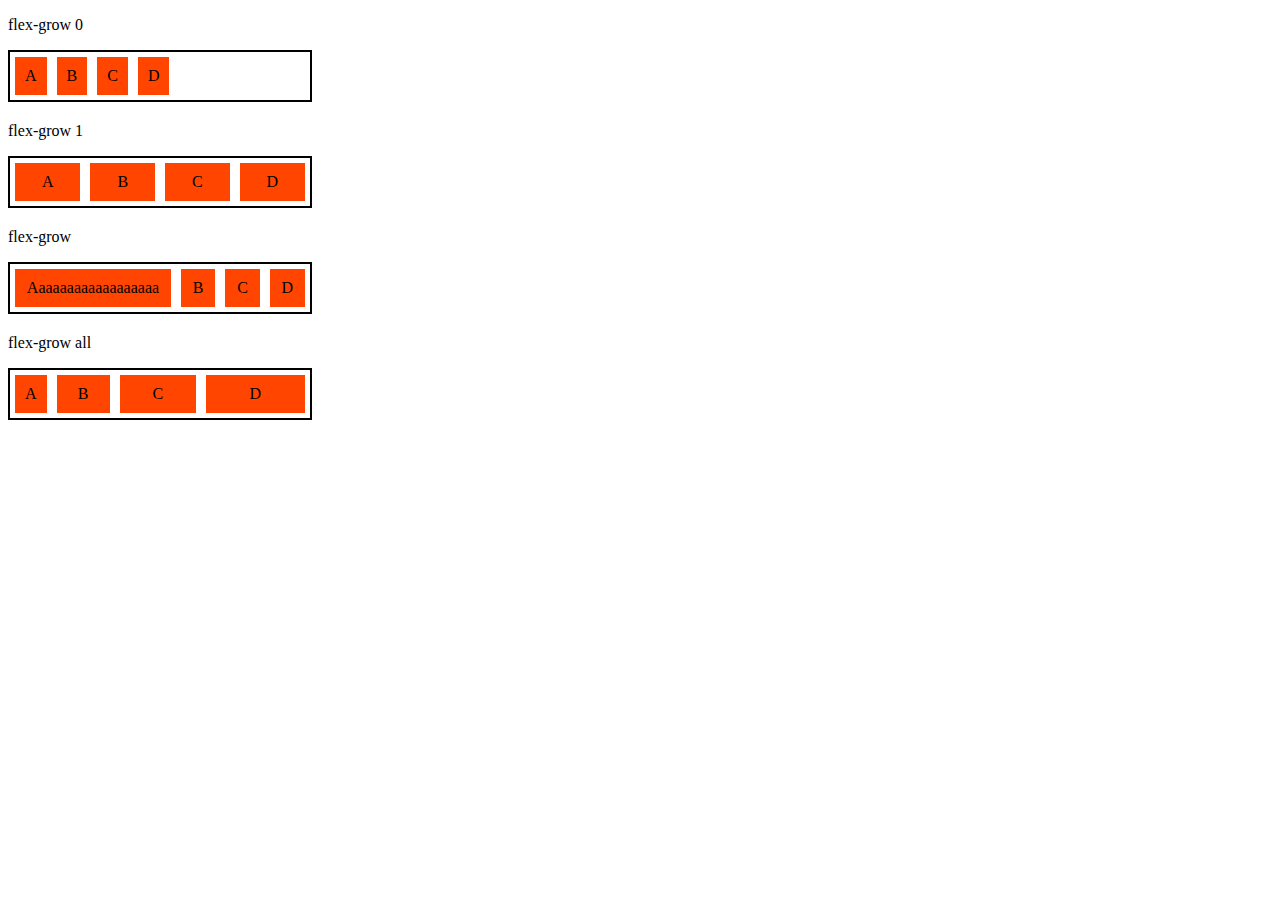
<file: flexitens/01-flex-grow.html>
<!DOCTYPE html>
<html lang="en">
<head>
    <meta charset="UTF-8">
    <meta http-equiv="X-UA-Compatible" content="IE=edge">
    <meta name="viewport" content="width=device-width, initial-scale=1.0">
    <title>flex-grow</title>
    <style>
        .flex-container{
            display: flex;
            border: 2px solid black;
            max-width: 300px;
            margin-bottom: 20px;
        }
        .item{
            background-color: orangered;
            margin: 5px;
            padding: 10px;
            text-align: center;
            color: 0;
        }

        .fg-0{
            flex-grow: 0;
        }
        
        .fg-1{
            flex-grow: 1;
        }

        .fg-2{
            flex-grow: 2;
        }

        .fg-3{
            flex-grow: 3;
        }
    </style>
</head>
<body>
    <p>flex-grow 0</p>
    <div class="flex-container">
        <div class="item fg-0">A</div>
        <div class="item fg-0">B</div>
        <div class="item fg-0">C</div>
        <div class="item fg-0">D</div>
    </div>
    
    <p>flex-grow 1</p>
    <div class="flex-container">
        <div class="item fg-1">A</div>
        <div class="item fg-1">B</div>
        <div class="item fg-1">C</div>
        <div class="item fg-1">D</div>
    </div>
   
    
    <p>flex-grow </p>
    <div class="flex-container">
        <div class="item fg-3">Aaaaaaaaaaaaaaaaaa</div>
        <div class="item fg-3">B</div>
        <div class="item fg-3">C</div>
        <div class="item fg-3">D</div>
    </div>
    
    <p>flex-grow all</p>
    <div class="flex-container">
        <div class="item fg-0">A</div>
        <div class="item fg-1">B</div>
        <div class="item fg-2">C</div>
        <div class="item fg-3">D</div>
    </div>
</body>
</html>
</file>
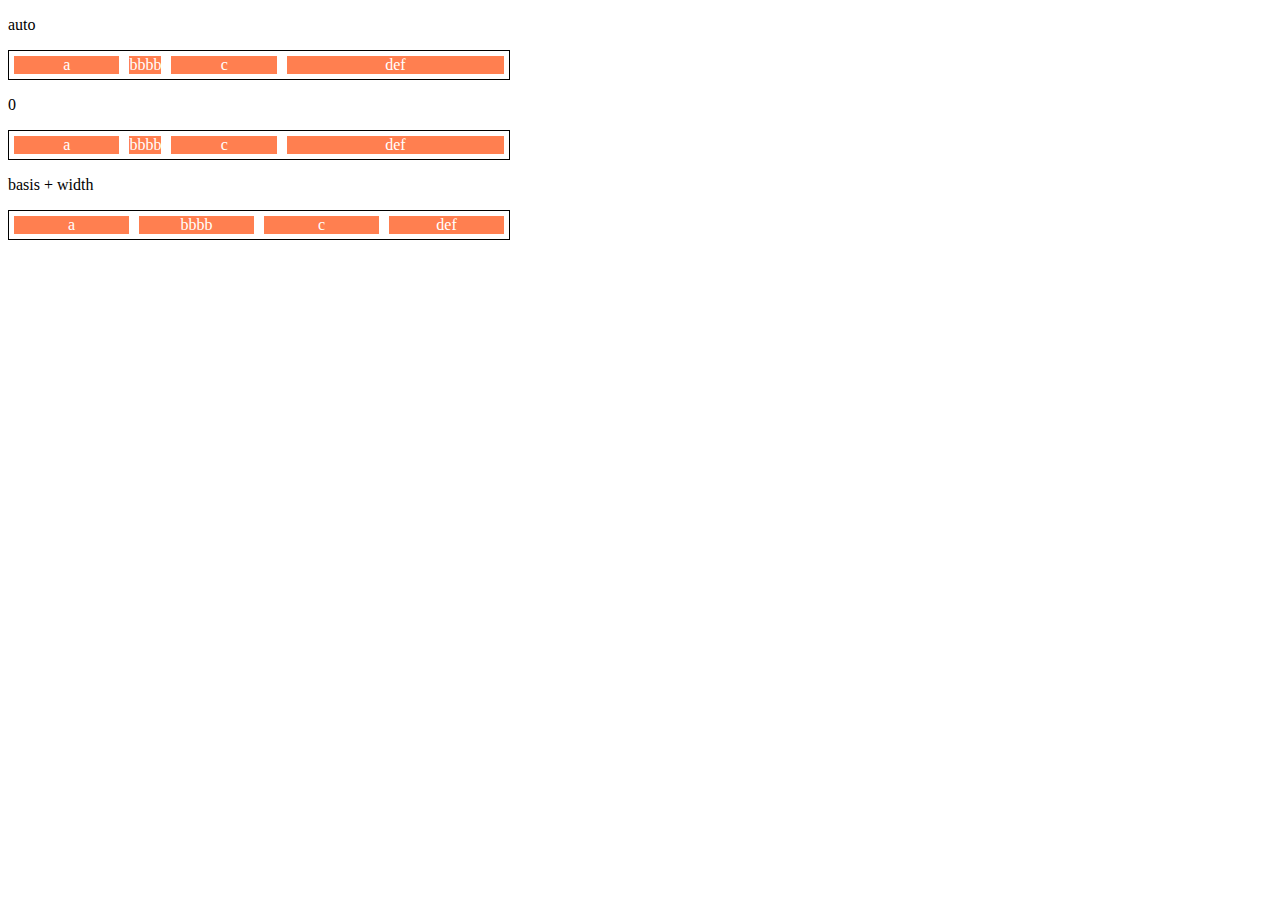
<file: flexitens/02-flex-basis.html>
<!DOCTYPE html>
<html lang="en">
<head>
    <meta charset="UTF-8">
    <meta http-equiv="X-UA-Compatible" content="IE=edge">
    <meta name="viewport" content="width=device-width, initial-scale=1.0">
    <title>flex basis</title>
    <style>
        .flex-container{
            max-width: 500px;
            border: 1px solid black;
            display: flex;
        }
        .item{
            background-color: coral;
            color: white;
            text-align: center;
            margin: 5px;
        }

        .b-auto{
            flex-basis: auto;
        }

        .fg-1{
            flex-grow: 1;
        }

        .fg-2{
            flex-grow: 2;
        }

        .w100{
            flex-basis: 100px;
        }

    </style>
</head>
<body>
    <p>auto</p>
    <div class="flex-container">
        <div class="item b-auto fg-1">a</div>
        <div class="item b-auto ">bbbb</div>
        <div class="item b-auto fg-1">c</div>
        <div class="item b-auto fg-2">def</div>
    </div>
    <p>0</p>
    <div class="flex-container">
        <div class="item  fg-1">a</div>
        <div class="item  ">bbbb</div>
        <div class="item fg-1">c</div>
        <div class="item  fg-2">def</div>
    </div>
    <p>basis + width</p>
    <div class="flex-container">
        <div class="item w100 fg-2">a</div>
        <div class="item w100 fg-2">bbbb</div>
        <div class="item w100 fg-2">c</div>
        <div class="item w100 fg-2">def</div>
    </div>
</body>
</html>
</file>
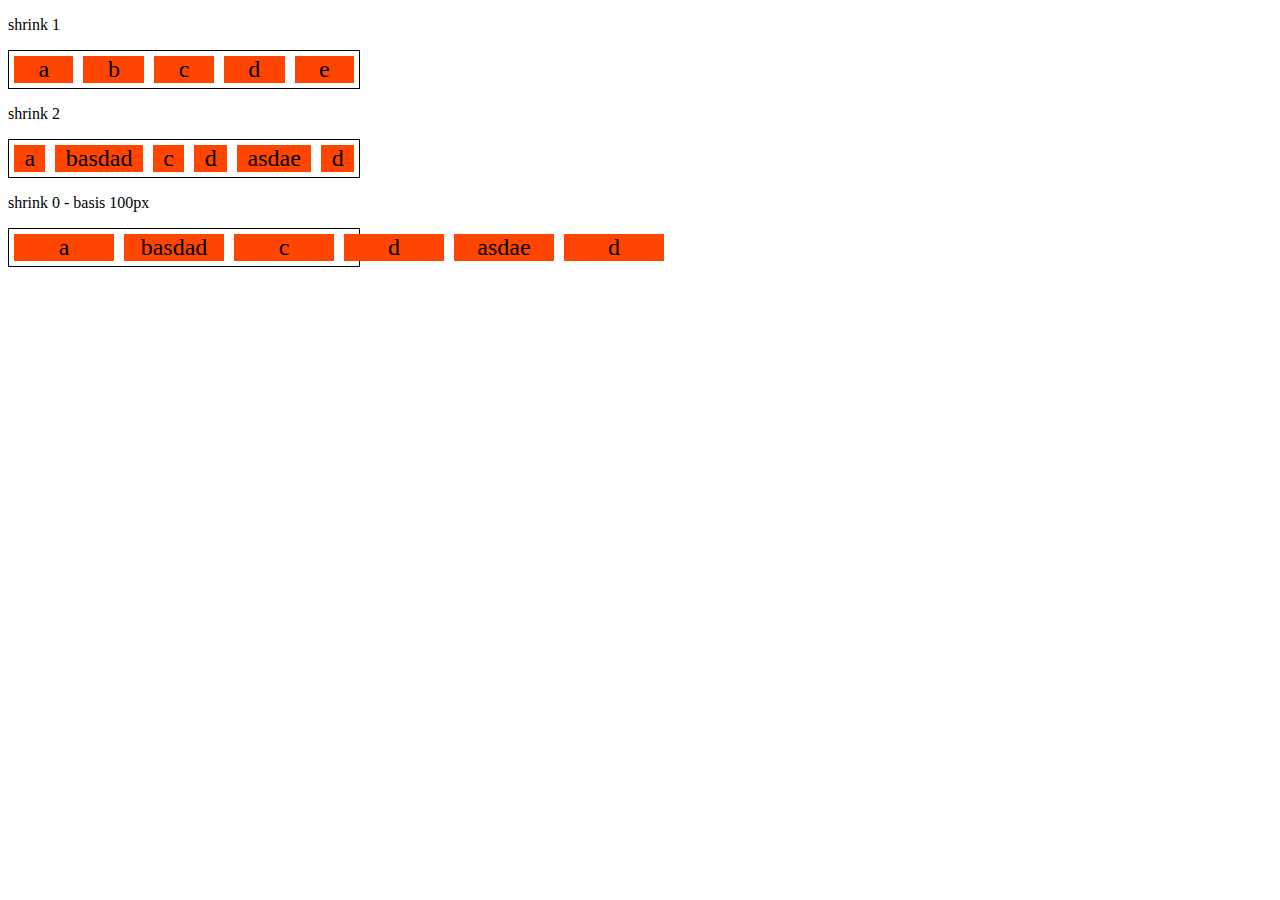
<file: flexitens/03-flex-shrink.html>
<!DOCTYPE html>
<html lang="en">
<head>
    <meta charset="UTF-8">
    <meta http-equiv="X-UA-Compatible" content="IE=edge">
    <meta name="viewport" content="width=device-width, initial-scale=1.0">
    <title>Flex-shrink</title>
    <style>
        .flex-container{
            display: flex;
            border: 1px solid black;
            max-width: 350px;
            margin-bottom: 10px;
        }
        
        .item{
            background-color: orangered;
            font-size: 24px;
            text-align: center;
            margin: 5px;
        }
        
        .shrimp{
            flex-shrink: 1;
        }

        .fg-1{
            flex-grow: 1;
        }
        .shrimp-0{
            flex-shrink: 0;
            flex-basis: 100px;
        }
    </style>
</head>
<body>
    <p>shrink 1</p>
    <div class="flex-container">
        <div class="item shrimp fg-1">a</div>
        <div class="item shrimp fg-1">b</div>
        <div class="item shrimp fg-1">c</div>
        <div class="item shrimp fg-1">d</div>
        <div class="item shrimp fg-1">e</div>
    </div>
    <p>shrink 2</p>
    <div class="flex-container">
        <div class="item shrimp fg-1">a</div>
        <div class="item shrimp fg-1">basdad</div>
        <div class="item shrimp fg-1">c</div>
        <div class="item shrimp fg-1">d</div>
        <div class="item shrimp fg-1">asdae</div>
        <div class="item shrimp fg-1">d</div>
    </div>

    <p>shrink 0 - basis 100px</p>
    <div class="flex-container">
        <div class="item shrimp-0 fg-1">a</div>
        <div class="item shrimp-0 fg-1">basdad</div>
        <div class="item shrimp-0 fg-1">c</div>
        <div class="item shrimp-0 fg-1">d</div>
        <div class="item shrimp-0 fg-1">asdae</div>
        <div class="item shrimp-0 fg-1">d</div>
    </div>
</body>
</body>
</html>
</file>
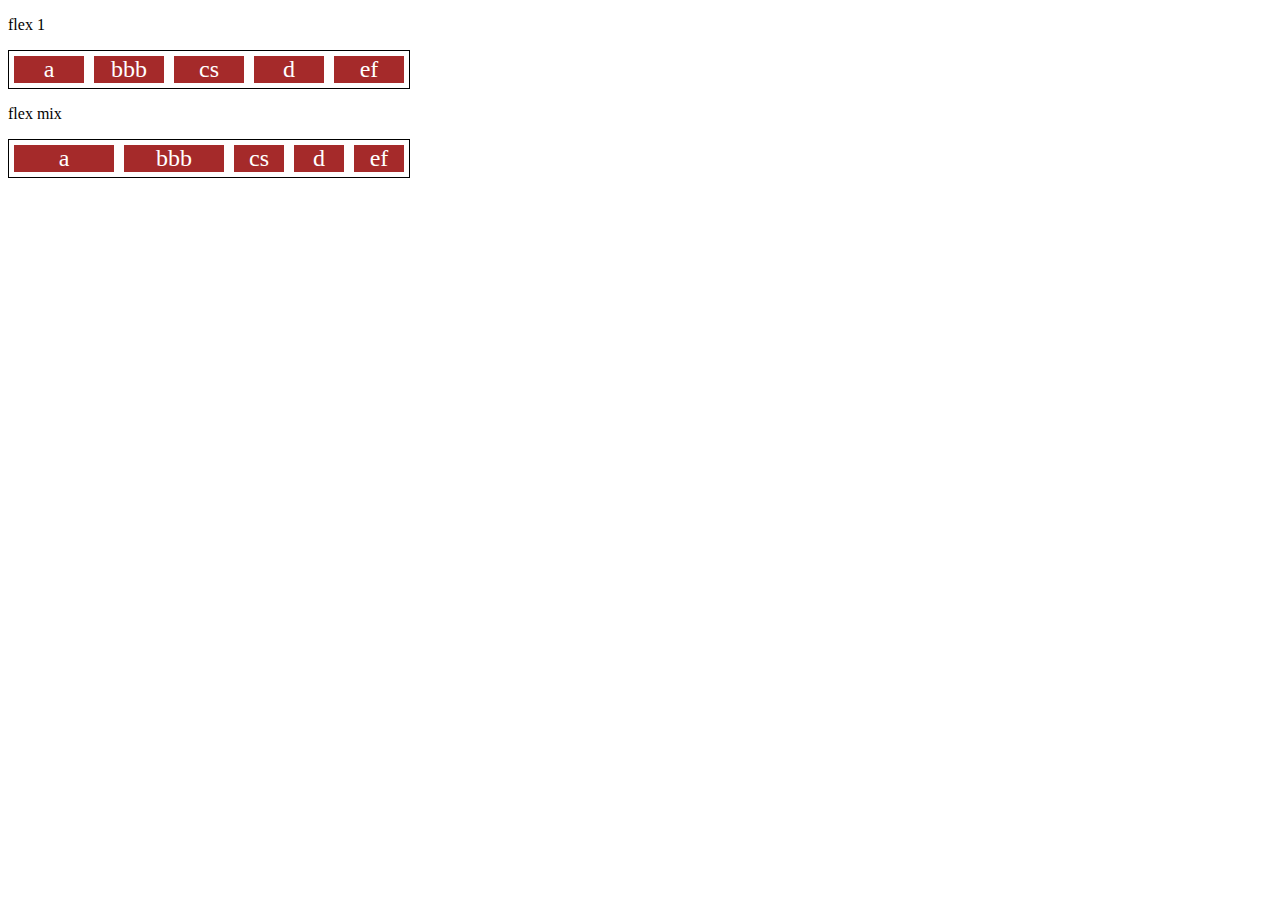
<file: flexitens/04-flex.html>
<!DOCTYPE html>
<html lang="en">
<head>
    <meta charset="UTF-8">
    <meta http-equiv="X-UA-Compatible" content="IE=edge">
    <meta name="viewport" content="width=device-width, initial-scale=1.0">
    <title>flex</title>
    <style>
        .flex-container{
            display: flex;
            border: 1px solid black;
            max-width: 400px;
        }

        .item{
            background-color: brown;
            color: white;
            font-size: 24px;
            text-align: center;
            margin: 5px;
        }

        .flex-1{
            flex: 1;
            /*grow = 1(espaçamento), shrink(retração) = 1 basis = 0(não há quebra de item)*/
        }

        .flex-2{
            flex: 2;
        }
    </style>
</head>
<body>
    <p>flex 1</p>
    <div class="flex-container">
        <div class="item flex-1">a</div>
        <div class="item flex-1">bbb</div>
        <div class="item flex-1">cs</div>
        <div class="item flex-1">d</div>
        <div class="item flex-1">ef</div>
    </div>
    <p>flex mix</p>
    <div class="flex-container">
        <div class="item flex-2">a</div>
        <div class="item flex-2">bbb</div>
        <div class="item flex-1">cs</div>
        <div class="item flex-1">d</div>
        <div class="item flex-1">ef</div>
    </div>
</body>
</html>
</file>
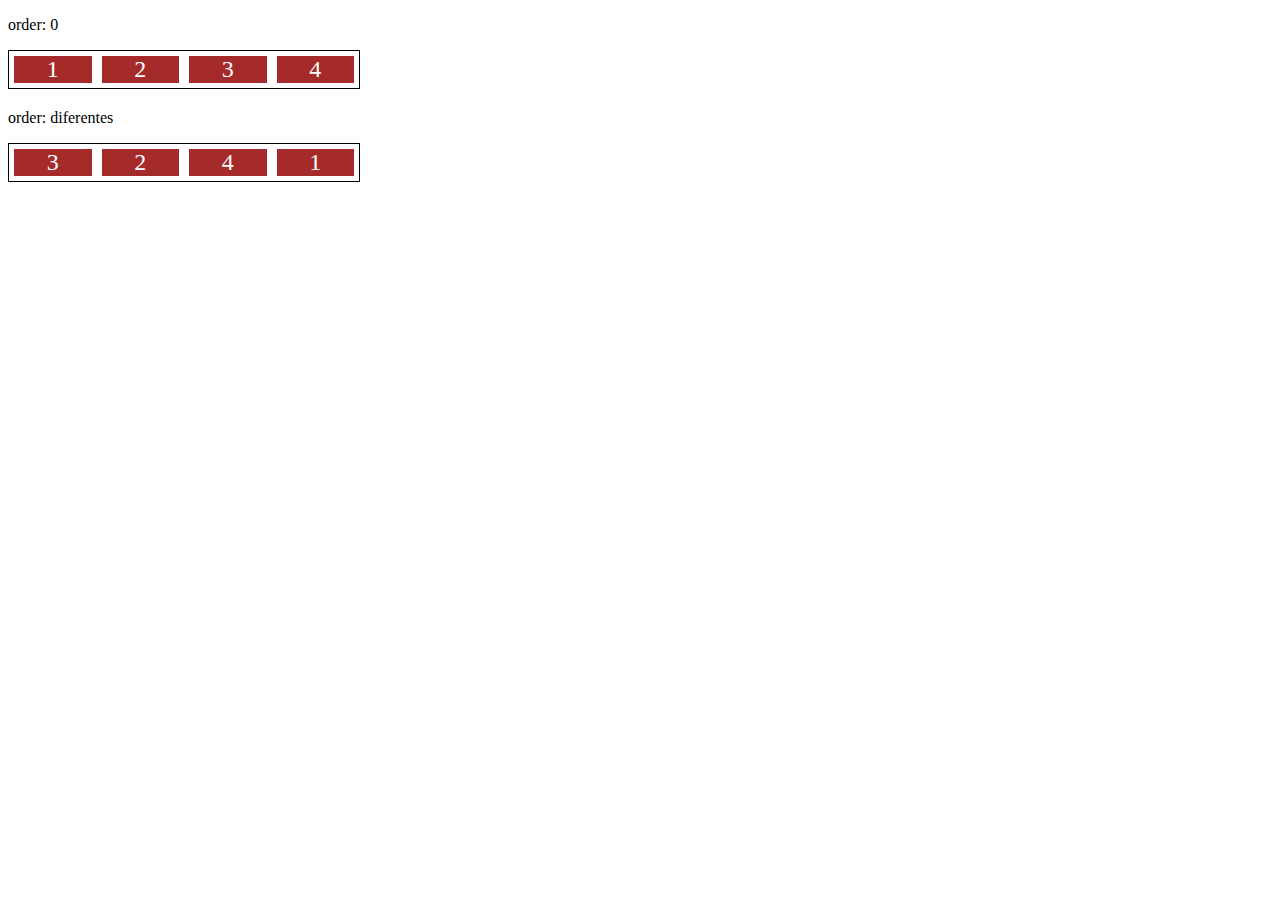
<file: flexitens/05-order.html>
<!DOCTYPE html>
<html lang="en">
<head>
    <meta charset="UTF-8">
    <meta http-equiv="X-UA-Compatible" content="IE=edge">
    <meta name="viewport" content="width=device-width, initial-scale=1.0">
    <title>order</title>
    <style>
        .flex-container{
            display: flex;
            max-width: 350px;
            border: 1px solid black;
            margin-bottom: 20px;
        }

        .item{
            flex: 1;
            background-color: brown;
            color: white;
            text-align: center;
            font-size: 24px;
            margin: 5px;
        }

        .o1{
            order: 1;
        }
        
        .o2{
            order: 2;
        }

        .o3{
            order: 3;
        }
    </style>
</head>
<body>
    <p>order: 0</p>
    <div class="flex-container">
        <div class="item">1</div>
        <div class="item">2</div>
        <div class="item">3</div>
        <div class="item">4</div>
    </div>
    <p>order: diferentes</p>
    <div class="flex-container">
        <div class="item o3">1</div>
        <div class="item o1">2</div>
        <div class="item">3</div>
        <div class="item o2">4</div>
    </div>
</body>
</html>
</file>
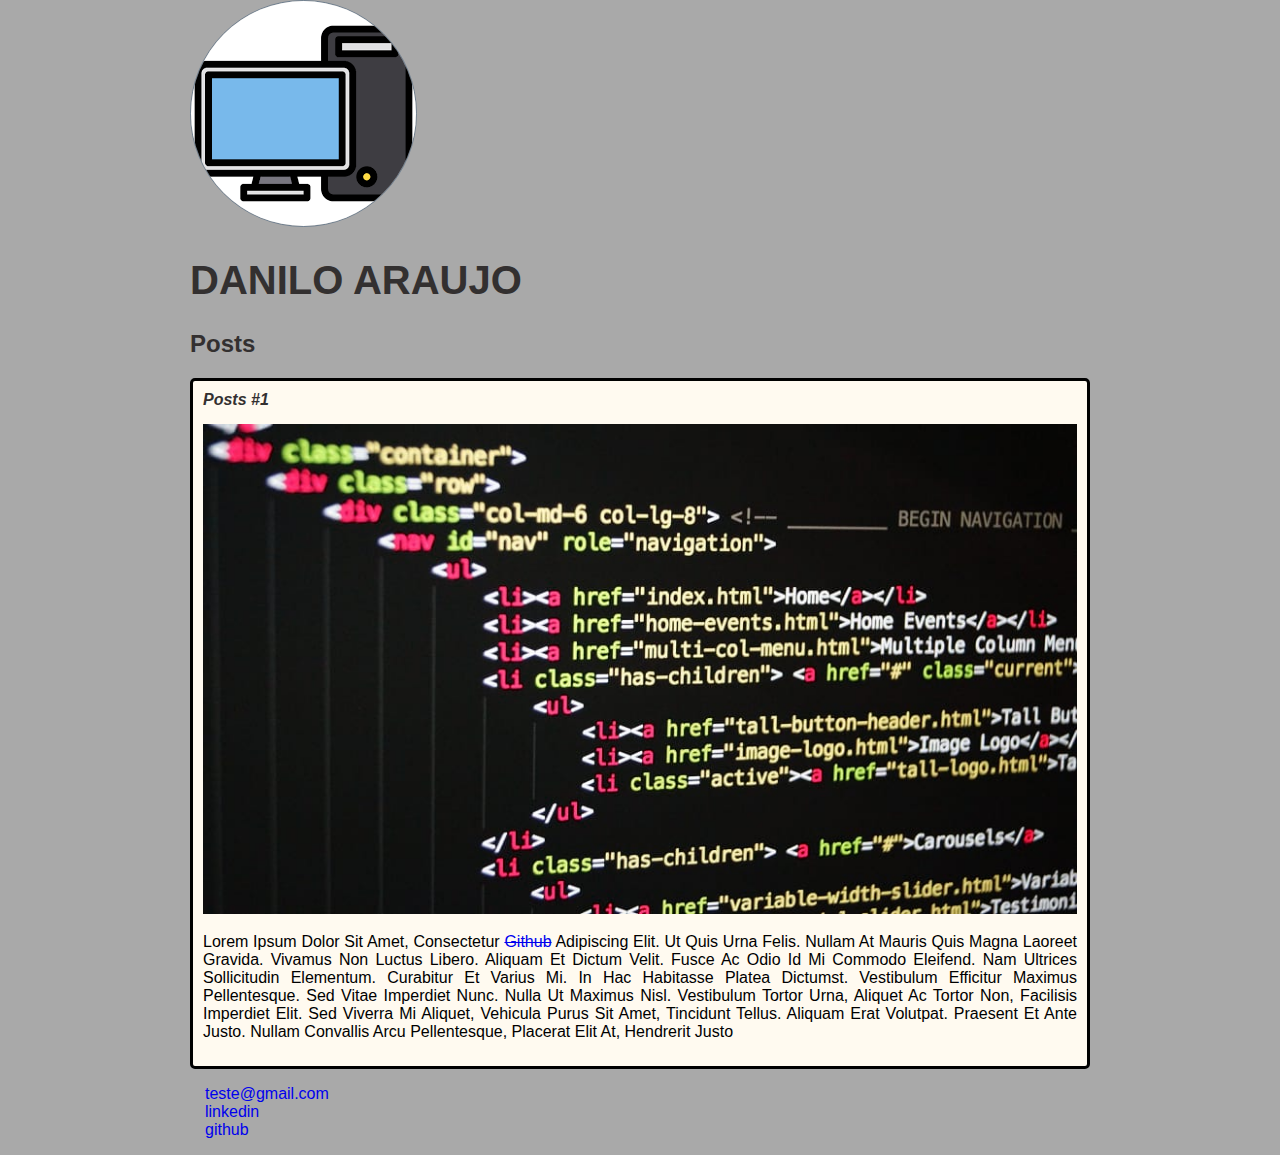
<file: html/Main.html>
<!DOCTYPE html>
<html>
    <head>
        <meta charset="utf-8">
        <title>Danilo Araujo</title>
        <link rel="stylesheet" href="style.css">
    </head>
    <body>
        <header>
            <img src="download.png" alt="Ilustração Computador" class="photo">
            <h1 id="title">Danilo Araujo</h1>
        </header>
        <section>
            <header>
                <h2 class="subtitle">Posts</h2>
            </header>
            <article class="post">
                <header>
                    <h3 class="post_title">Posts #1</h3>
                    <img src="fragmento-codigo-html.jpg" alt="Editor de texto contendo HTML" class="post_image">
                </header>
                <p class="post_content">
                    Lorem ipsum dolor sit amet, consectetur <a href="https://github.com/DaniloArujo" target="_blank">Github</a> adipiscing elit. Ut quis urna felis. Nullam at mauris quis magna laoreet gravida. Vivamus non luctus libero. Aliquam et dictum velit. Fusce ac odio id mi commodo eleifend. Nam ultrices sollicitudin elementum. Curabitur et varius mi. In hac habitasse platea dictumst. Vestibulum efficitur maximus pellentesque. Sed vitae imperdiet nunc. Nulla ut maximus nisl. Vestibulum tortor urna, aliquet ac tortor non, facilisis imperdiet elit. Sed viverra mi aliquet, vehicula purus sit amet, tincidunt tellus. Aliquam erat volutpat. Praesent et ante justo. Nullam convallis arcu pellentesque, placerat elit at, hendrerit justo
                </p>
            </article>
        </section>
        <footer>
            <ul class="contact_list">
                <li>
                    <a href="teste@gmail.com"target="_blank">teste@gmail.com</a>
                </li>
                <li>
                    <a href="linkedin.com"target="_blank">linkedin</a>
                </li>
                <li>
                    <a href="github.com"target="_blank">github</a>
                </li>
            </ul>
        </footer>

    </body>
</html>
</file>
<file: Projeto flex-turismos/style.css>
*{
    margin: 0;
    padding: 0;
    font-family: 'Open Sans', sans-serif;
}

ul{
    list-style: none;
    margin: 0;
    padding: 0;
}

ul li a{
    text-decoration: none;

}

.flex-container{
    display: flex;
    max-width: 992px;
    margin: auto;
    width: 100%;
    min-width: 320px;
}

header{
    background-color:#122A57;
    height: 100px;
    display: flex;
    align-items: center;
    color: #fff;
}

header .list-itens{
    display: flex;
    max-width: 260px;
    width: 100%;
    justify-content: space-between;
    align-items: center;
}

.list-itens li a{
    color: #fff;
}

div img{
    display: block;
    width: 100%;
}

header .menu{
    justify-content: space-between;
}

.apresentacao{
    height: 100vh;
    align-items: center;
    justify-content: space-between;
}

.apresentacao .texto-apresentacao{
    min-height: 200px;
}

.texto-apresentacao h1{
    color: #122A57;
    font-size: 48px;
    margin-bottom: 10px;
}

.btn{
    background-color: #122A57;
    color: #fff;
    text-align: center;
    border-radius: 30px;
    width: 220px;
    display: block;
    text-decoration: none;
    height: 50px;
    line-height: 50px;
    margin: 10px;
}

#quem-somos{
    flex-direction: row-reverse;
    align-items: center;
    justify-content: space-between;
}

#quem-somos img{
    min-width: 320px;
}

#quem-somos h2{
    font-size: 32px;
    color: #122A57;
    display: flex;
    margin-bottom: 20px;
}

#quem-somos h2::before{
    content: "";
    height: 50px;
    width: 5px;
    margin-right: 5px;
    background-color: #122A57;
    position: relative;
}

#quem-somos p{
    margin-bottom: 10px;
    width: 90%;
}
#quem-somos img{
    min-width: 420px;

}

.container-externo{
    background-color: #122A57;
    width: 100%;
}

#servicos{
    flex-direction: column;
    padding-top: 50px;
    padding-bottom: 100px;
}

#servicos h2{
    color: #fff;
    font-size: 32px;
    margin-bottom: 20px;
}

.list-servicos{
    display: flex;
    justify-content: space-between;
}

.list-servicos{
    text-align: center;
    
}

.list-servicos .item-servicos{
    text-align: center;
}

.item-servicos a{
    width: 220px;
    background-color: #fff;
    border-radius: 30px;
    height: 50px;
    text-align: center;
    margin-top: 20px;
    line-height: 50px;
    padding: 5px 10px;
    color: #122A57;
    font-size: 12px;
    text-decoration: none;
    font-weight: 700;
}

.item-servicos p{
    font-weight: 700;
    font-size: 18px;
    color: #fff;
    margin-top: 20px;
}

.item-servicos img{
    width: 80%;
    margin: auto;
}

#planos{
    flex-direction: column;
    min-height: 100vh;
    padding-top: 50px;
}

#planos h2{
    font-size: 32px;

}

.list-planos{
    display: flex;
    align-items: flex-end;
    justify-content: space-between;
}

.item-plano{
   flex: 1; 
   border: 5px solid #122A57;
   margin-right: 20px;
   padding: 10px;
   max-width: 240px;
}

.item-plano .btn{
    margin: auto;
    margin-bottom: 20px;
}

.item-plano h3{
    font-size: 24px;
    display: flex;
    flex-direction: column;
    text-align: center;
    margin-top: 20px;
}

.item-plano h3::after{
    content: "";
    background-color: #122A57;
    width: 100%;
    height: 3px;
    margin-top: 20px;
    margin-bottom: 10px;
}

.item-plano ul{
    padding: 10px 20px;
    display: flex;
    flex-direction: column;
    margin-bottom: 10px;
}

.item-plano ul li{
    display: flex;
    flex-wrap: nowrap;
    align-items: center;
}

.item-plano ul li::before{
    content: "";
    width: 10px;
    height: 10px;
    background-color: #122A57;
    margin-right: 5px;
}

footer{
    background-color: #122A57;
    height: 70px;
    display: flex;
    align-items: center;
}

footer .footer{
    justify-content: space-between;
    color: #fff;
}

/*mobile*/

@media(max-width: 992px){
    .flex-container{
        flex-direction: column;
    }
    .apresentacao .texto-apresentacao{
        width: 100%;
    }
    #quem-somos{
        flex-direction: column-reverse;
    }
    .list-servicos{
        flex-direction: column;   
    }

    .item-servicos img{
        width: 50%;
        margin: auto;
    }

    .list-planos{
        flex-direction: column;
        align-items: flex-start;
        margin-bottom: 20px;
    }

    .list-planos .item-plano{
        max-width: 90%;
        margin: auto;
        width: 100%;
        margin-bottom: 20px;
    }





}
</file>
<file: projeto instagram/css/styles.css>
/* fonts*/

@font-face{
    font-family: "segoe";
    src: url(../fonts/segoe-ui-regular.ttf) format("truetype");
    font-weight: 400;
}

@font-face{
    font-family: "segoe";
    src: url(../fonts/segoe-ui-bold.ttf) format("truetype");
    font-weight: 700;
}

/*variaveis*/
:root{
    --background-color: #fafafa;
    --white: #ffffff;
    --border-color: 112, 112, 112;
    --placeholder-color: #837979;
    --or-text: #8e8e8e;
    --fb-logo: #385185;
    --log-in-button: #0095f6;
    --black: #262626;
    --footer-links: #1e4f7c;
    --copyright-gray: #bfbfbf;
}

/*overwrite browser defaults*/
*{
    margin: 0;
    padding: 0;
    box-sizing: border-box;
}

h1,
h2,
h3,
h4,
h5,
h6,
p{
    font-weight: 400;
}

a{
    text-decoration: none;
}

ul{
    list-style-type: none;
}

html{
    font-size: 62,5%;
}

body{
    font-family: "segoe";
    background: var(--background-color);
}

/**********/
/*login*/
/**********/


/*login container*/

.log-in{
    background: var(--white);
    width: 35rem;
    margin: 0 auto;
    display: flex;
    flex-direction: column;
    align-items: center;
    border: 0.1rem solid rgba(var(--border-color),0.5);
    padding: 1.5rem 4rem;
    margin-top: 4rem;
    margin-bottom: 2rem;
}

/*logo*/
.logo{
    width: 19rem;
    margin-bottom: 1rem;
}

/*log in from*/
.log-in-form{
    display: flex;
    flex-direction: column;
    width: 100%;
}

/*estilos em comum entre os campos de entrada e o botão de login*/

.log-in-form input,
.log-in-button{
    padding: 1rem 0 1rem 1rem;
    border-radius: 0.5rem;
}

/*estilos em comum entre o botão de login e o campo local */

.log-in-form input,
.log-in-form input::placeholder{
    font-size: 1.1rem;
    font-family: "Segoe";
}

/*estilo dos campos*/
.log-in-form input{
    background: var(--background-color);
    border: 0.1rem solid rgba(var(--border-color),0.5);
    outline: none;
}

/*estilos para o campo de usuário*/

.log-in-form input[type="text"]{
    margin-bottom: 0.5rem;
}

/*estilo para o campo de texto*/

.log-in-form input::placeholder{
    color: var(--placeholder-color);
}

/*estilo para o campo de texto quando ele estiver sendo focado*/

.log-in-form:focus{
    border-color: rgba(var(--border-color),0.8);
}

/*botão de login*/

.log-in-button{
    background: var(--log-in-button);
    color: var(--white);
    margin: 2rem 0;
    font-weight: 700;
    cursor: pointer;
    outline: none;
    border: none;
}

/*divisor ou*/

.or-divider{
    color: var(--or-text);
    font-weight: 700;
    position: relative;
    font-size: 1.2rem;
}

.or-divider::before,
.or-divider::after{
    content: "";
    display: block;
    width: 11rem;
    height: 0.1rem;
    position: absolute;
    background: rgba(var(--border-color),0.4);
    top: 50%;

}

.or-divider::before{
    left: 3rem;
}

.or-divider::after{
    right: 3rem;
}

/*login com o facebook*/
.fb-login{
    margin-top: 1.5rem 0;
}

.fb-login img,
.fb-login span{
    vertical-align: middle;
}

.fb-login img{
    width: 1.5rem;
    margin-right: 0.5rem;
}


.fb-login span{
    font-size: 1.3rem;
    color: var(--fb-logo);
    font-weight: 700;
}

/*esqueceu a senha?*/
.forgot-password {
    color: var(--fb-logo);
    font-size: 1.2rem;
    margin-top: 1rem;
}



/**********/
/*cadastro*/
/**********/

.sign-up {
    background-color: var(--white);
    width: 35rem;
    margin: 0 auto;
    border: 00.1rem solid rgba(var(--border-color),0.5);
    padding: 2rem;
    text-align: center;
}

/*não tem uma conta*/

.sign-up span{
    font-size: 1.2rem;
    margin-right: 0.5rem;
}

.sign-up a{
    font-size: 1.3rem;
    font-weight: 700;
    color: var(--log-in-button);
}

/**********/
/*baixe o aplicativo*/
/**********/

/*container*/

.get-the-app{
    display: flex;
    flex-direction: column;
    align-items: center;
    width: 35rem;
    margin: 0 auto;
    margin-top: 1.5rem;
}

.get-the-app span{
    display: block;
    margin-bottom: 2rem;
    font-size: 1.4rem;
}

.app-images img{
    width: 13rem;
}

/*selecionar a primeira imagem*/

.app-images img:nth-child(1){
    margin-right: 1rem;
}


/**********/
/*imagem dos celulares*/
/**********/

.phones-container{
    display: none;
}



/**********/
/*footer*/
/**********/

footer{

    width: 35rem;
    display: flex;
    flex-direction: column;
    margin: 4rem auto 0 auto;
}

.footer-links{
    display: flex;
    flex-wrap: wrap;
    justify-content: space-evenly;
    font-size: 1.1rem;
    margin-bottom: 1rem;
}

.footer-links li{
    flex-basis: 13%;
    text-align: center;
}

.footer-links a{
    color: var(--footer-links);
    font-weight: 700;
    display: inline-block;
    margin-bottom: 1rem;
}

.copyright{
    text-align: center;
    color: var(--copyright-gray);
    font-weight: 700;
    font-size: 1.2rem;
}
</file>
<file: projeto instagram/css/media-queries.css>
@media screen and (min-width: 876px){
    main{
        display: flex;
        justify-content: center;
        padding-top: 3rem;

    }

    .phones-container{
        display: initial;
        margin-top: 2.6rem;
        
    }
    .log-in-container{
        order: 1;
    }
    footer{
        width: 100%;
        justify-content: flex-start;
        padding-left: 4rem;
        padding-bottom: 4rem;

    }
    .footer-links{
        flex-wrap: nowrap;
        justify-content: flex-start;
    }
    .footer-links li{
        flex-basis: auto;
        margin-right: 1rem;
    }
    .footer-links a{
        margin-bottom: 0;
    }
    .copyright{
        text-align: left;
    }
}



@media screen and (min-width: 1527px){
    footer{
        flex-direction: row;
        justify-content: space-between;
    }

}
</file>
<file: html/style.css>
body{
    background-color: darkgray;
    font-family: Verdana, Geneva, Tahoma, sans-serif;
    max-width: 900px;
    margin: auto;
}

#title, .subtitle, .post_title{
    color: rgb(51, 48, 48);
}

#title{
    font-size: 40px;
    text-transform: uppercase;
}

a{
    text-decoration: line-through;
    
}

.post_title{
    font-size: 16px;
    font-style: italic;
    margin: 0;
    margin-bottom: 15px;
}

.post{
    background: floralwhite;
    padding: 10px;
    border: 3px solid black;
    margin-bottom: 15px;
    border-radius: 5px;
}

.post_content{
    margin: 0;
    margin-bottom: 15px;
    text-transform: capitalize;
    text-align: justify;
}
.post_image{
    margin-bottom: 15px;
    width: 100%;
}
.photo{
    border: 1px solid slategray;
    border-radius: 50%;
}

.contact_list{
    list-style: none;
    padding-left: 15px;
}

.contact_list li a{
    text-decoration: none;
}
</file>
